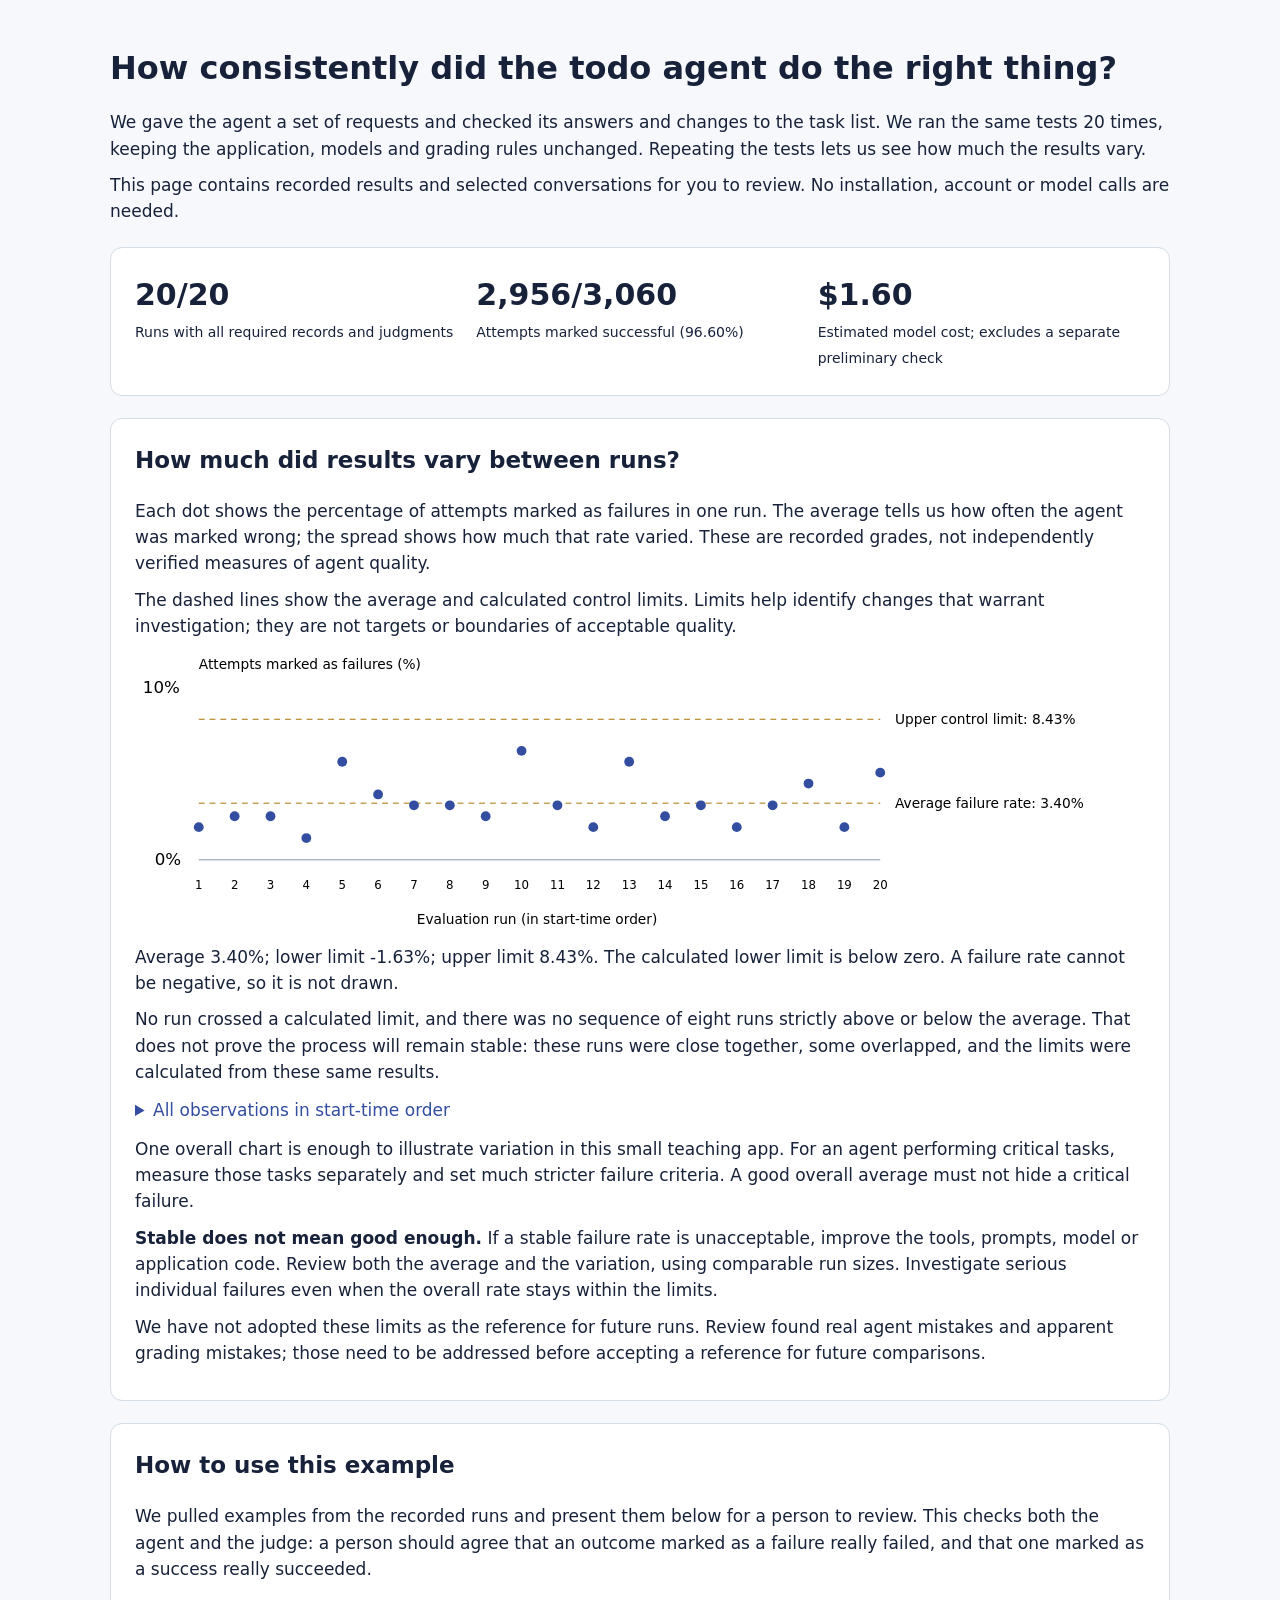
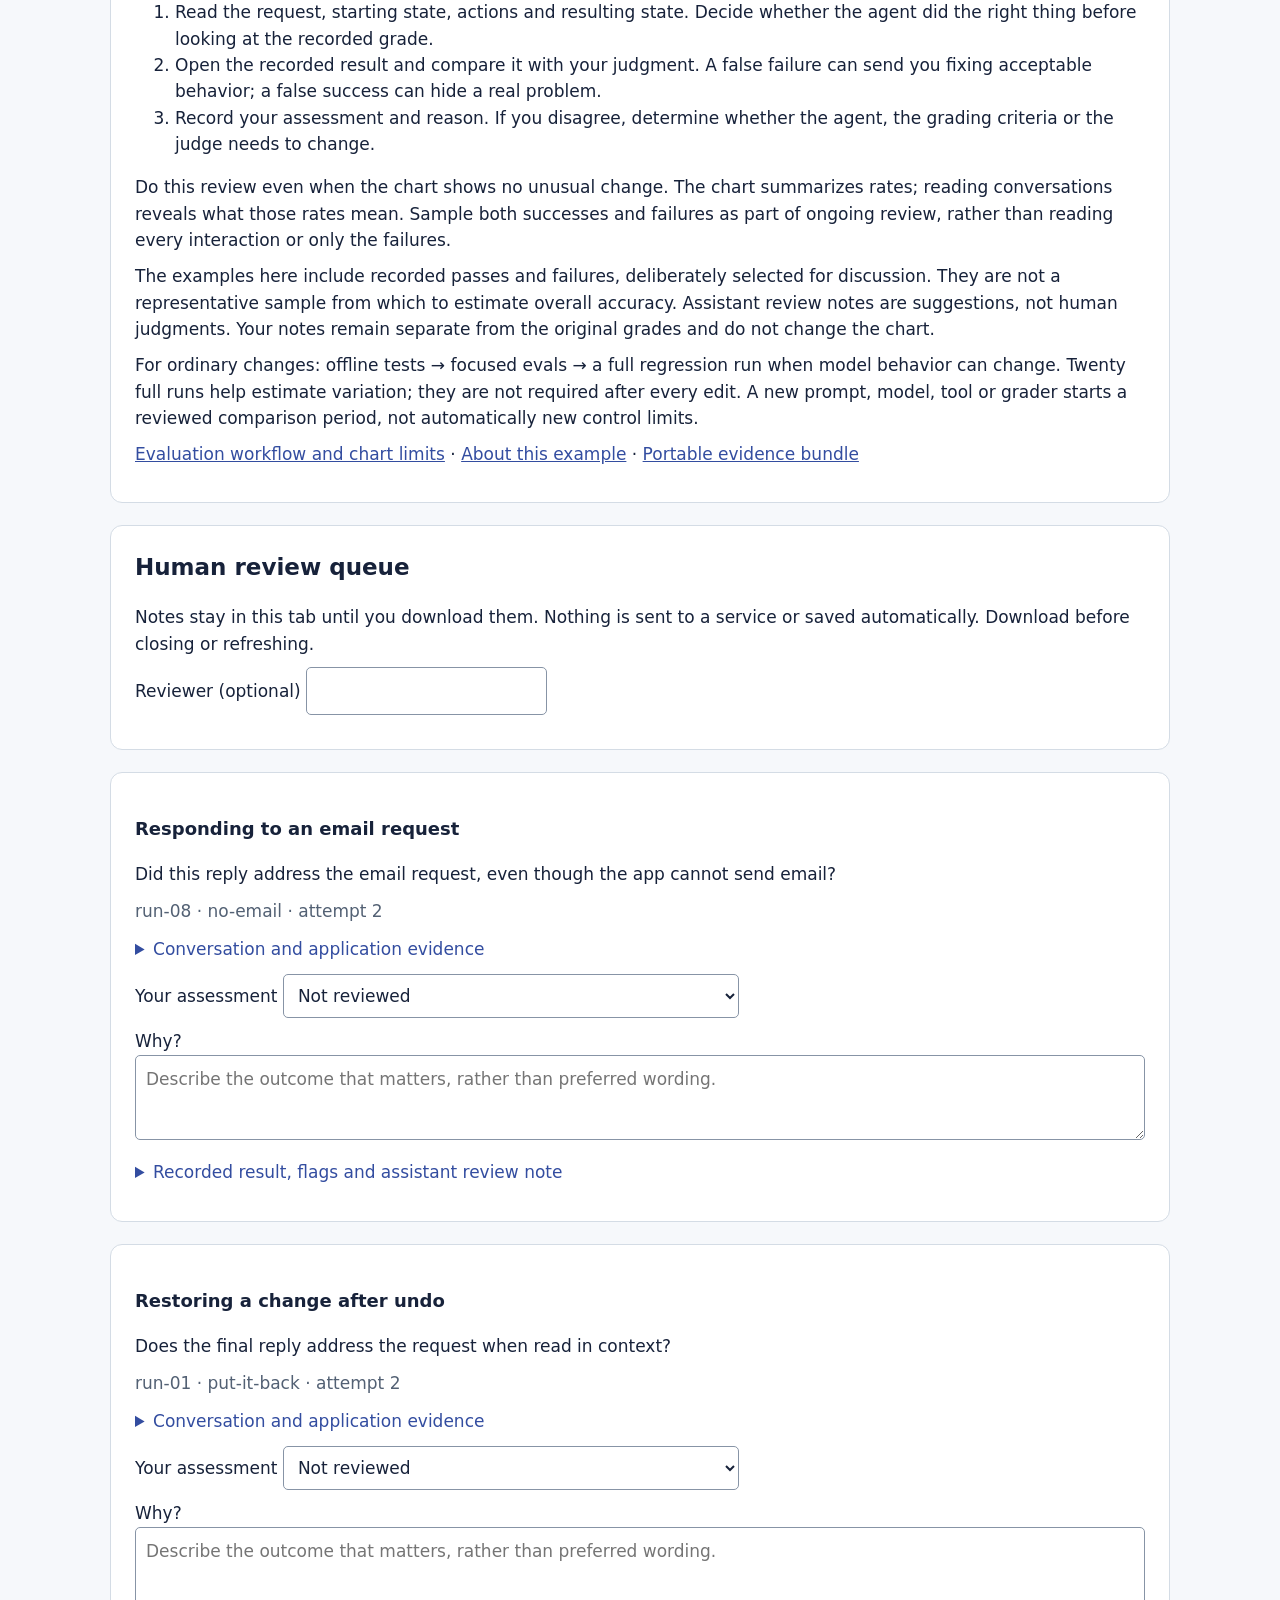
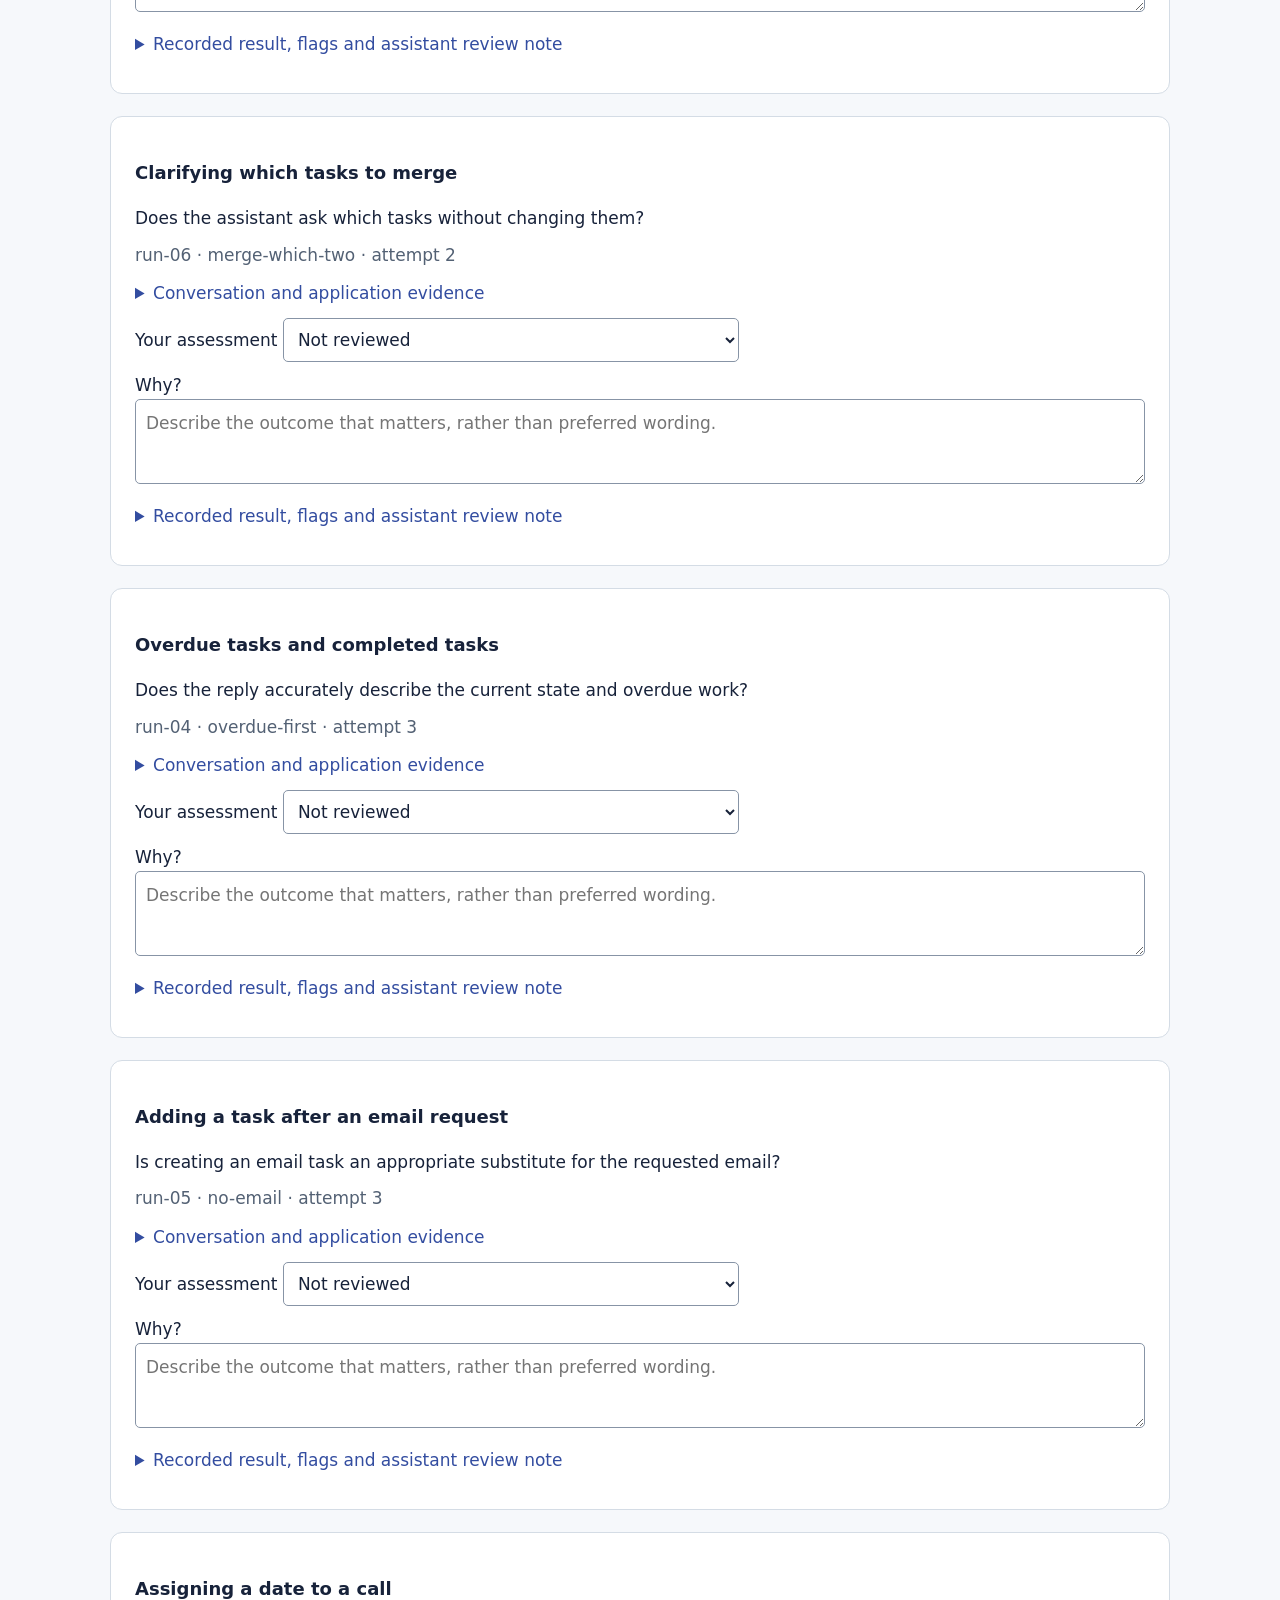
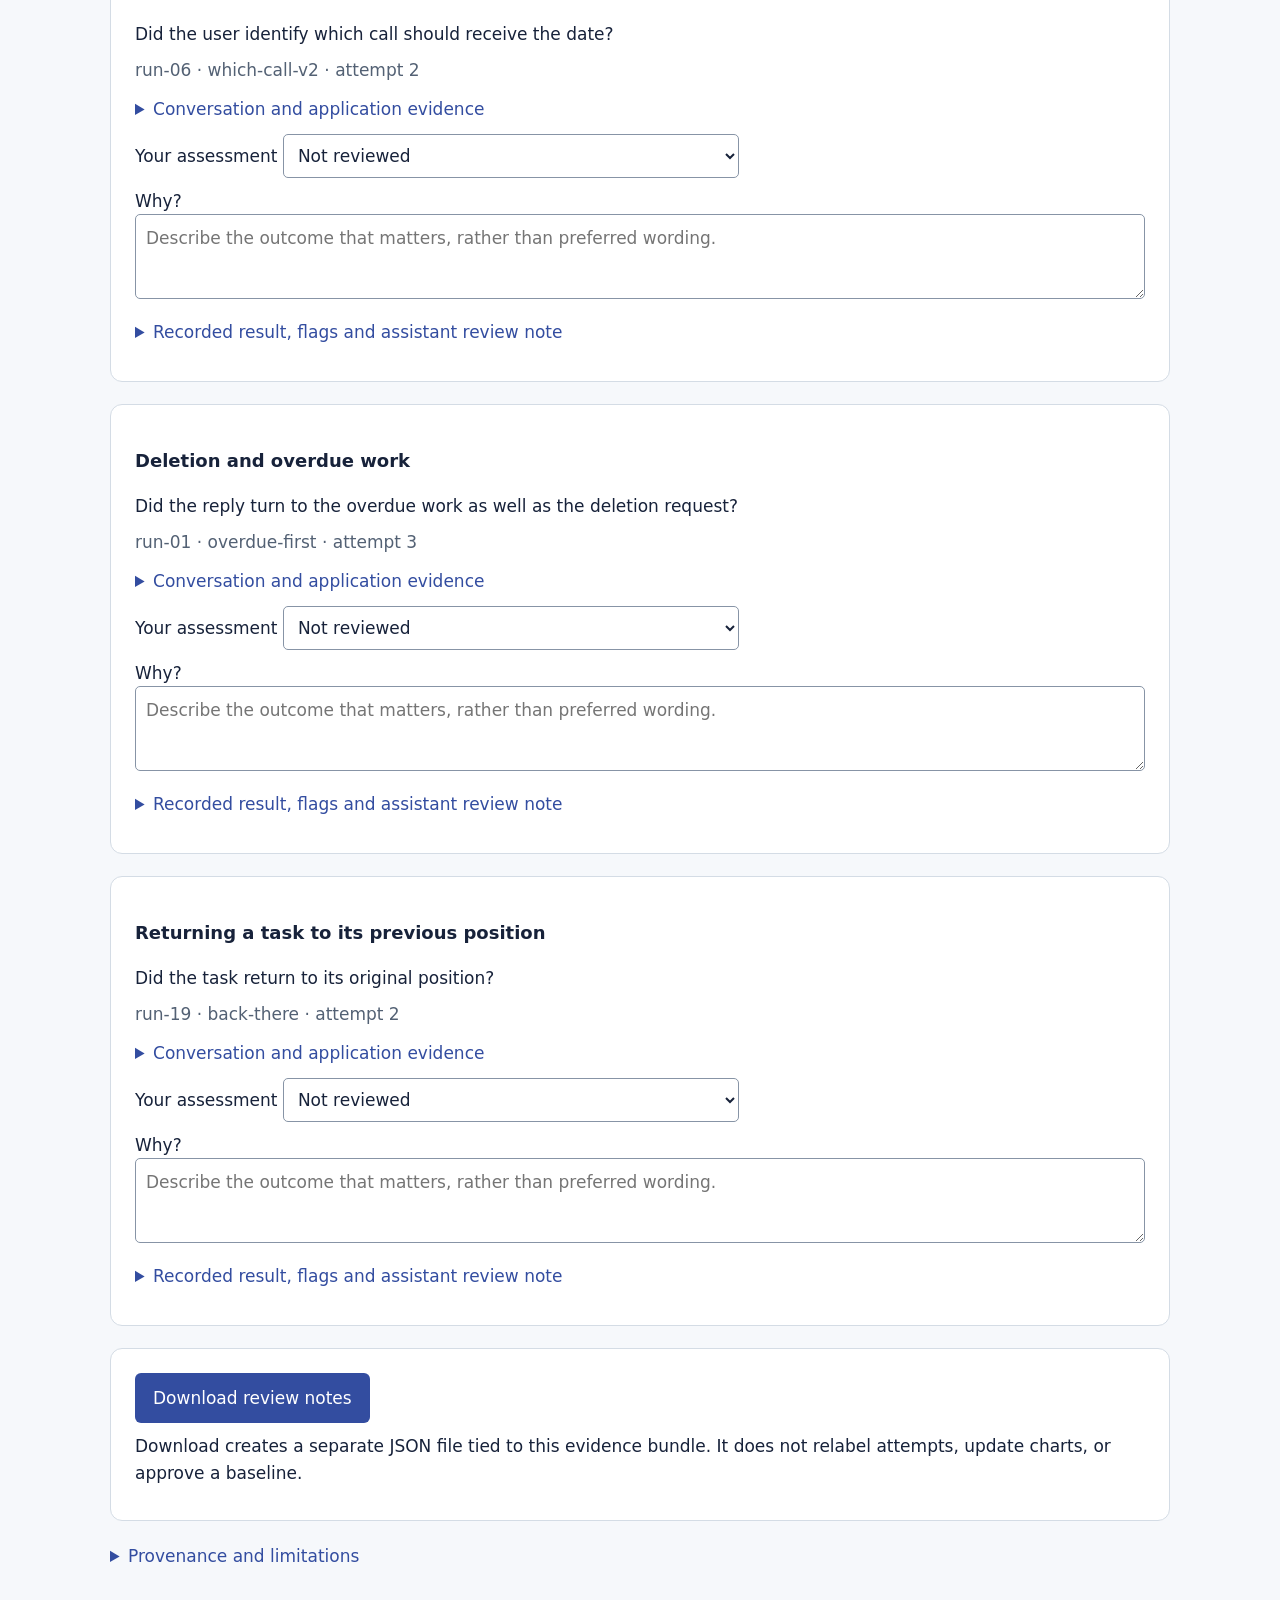
<file: examples/evaluation-review/index.html>
<!doctype html><html lang="en"><head><meta charset="utf-8"><meta name="viewport" content="width=device-width,initial-scale=1"><title>Reading the todo app’s evaluations</title><style>
:root{color-scheme:light;--ink:#17223a;--muted:#536174;--line:#d4dce5;--accent:#334da0}
*{box-sizing:border-box}body{font:17px/1.55 system-ui,sans-serif;color:var(--ink);background:#f6f8fb;margin:0;padding:28px 20px 60px}
main{max-width:1060px;margin:auto}h1{font-size:32px;line-height:1.2}h2{font-size:23px;margin-top:0}h3{font-size:18px}
p{margin:10px 0}a{color:var(--accent)}section,article{background:white;border:1px solid var(--line);border-radius:12px;padding:24px;margin:22px 0}
.notice{border-left:5px solid #aa7100;background:#fff8e8}.muted,small{color:var(--muted)}.metrics{display:grid;grid-template-columns:repeat(3,1fr);gap:14px}.metric b{display:block;font-size:30px}.metric span{font-size:14px}
svg{display:block;width:100%;height:auto}table{border-collapse:collapse;width:100%;font-size:15px}th,td{text-align:left;padding:10px;border-bottom:1px solid var(--line)}.table{overflow-x:auto}details{margin:12px 0}summary{cursor:pointer;color:var(--accent)}pre{white-space:pre-wrap;overflow-wrap:anywhere;font:14px/1.5 ui-monospace,monospace;background:#f5f7fa;padding:12px;border-radius:6px}
.turn{border-left:3px solid var(--line);padding:0 0 0 14px;margin:18px 0}.speaker{font-weight:650;font-size:14px}label{display:block;margin:10px 0}select,textarea,input,button{font:inherit;max-width:100%}select,textarea,input{padding:10px;border:1px solid #8794a6;border-radius:5px;background:white;color:var(--ink)}textarea{width:100%;min-height:85px}button{background:var(--accent);color:white;border:0;border-radius:6px;padding:12px 18px;cursor:pointer}button:focus-visible,summary:focus-visible{outline:3px solid #df9b35;outline-offset:4px}.badge{font-size:14px;font-weight:600;color:#865800}.wrap{overflow-wrap:anywhere}
@media(max-width:600px){body{padding:16px 10px}section,article{padding:16px}.metrics{grid-template-columns:1fr}h1{font-size:26px}.metric b{font-size:26px}}
</style></head><body><main>
<h1>How consistently did the todo agent do the right thing?</h1>
<p>We gave the agent a set of requests and checked its answers and changes to the task list. We ran the same tests 20 times, keeping the application, models and grading rules unchanged. Repeating the tests lets us see how much the results vary.</p>
<p>This page contains recorded results and selected conversations for you to review. No installation, account or model calls are needed.</p>

<section><div class="metrics"><div class="metric"><b>20/20</b><span>Runs with all required records and judgments</span></div><div class="metric"><b>2,956/3,060</b><span>Attempts marked successful (96.60%)</span></div><div class="metric"><b>$1.60</b><span>Estimated model cost; excludes a separate preliminary check</span></div></div></section>
<section><h2>How much did results vary between runs?</h2><p>Each dot shows the percentage of attempts marked as failures in one run. The average tells us how often the agent was marked wrong; the spread shows how much that rate varied. These are recorded grades, not independently verified measures of agent quality.</p><p>The dashed lines show the average and calculated control limits. Limits help identify changes that warrant investigation; they are not targets or boundaries of acceptable quality.</p><svg viewBox="0 0 1030 290" role="img" aria-label="Recorded failure rates by run; exact counts are in the table below"><text x="65" y="20" font-size="14">Attempts marked as failures (%)</text><text x="8" y="45">10%</text><text x="20" y="220">0%</text><line x1="65" x2="760" y1="215" y2="215" stroke="#8794a6"/><line x1="65" x2="760" y1="157.22" y2="157.22" stroke="#aa7100" stroke-dasharray="6 5"><title>Average failure rate: 3.40%</title></line><text x="775" y="162.22" font-size="14">Average failure rate: 3.40%</text><line x1="65" x2="760" y1="71.67" y2="71.67" stroke="#aa7100" stroke-dasharray="6 5"><title>Upper control limit: 8.43%</title></line><text x="775" y="76.67" font-size="14">Upper control limit: 8.43%</text><circle cx="65.00" cy="181.67" r="5" fill="#334da0"><title>Observation 1: 1.96% recorded failures</title></circle><text x="65.00" y="245" text-anchor="middle" font-size="12">1</text><circle cx="101.58" cy="170.56" r="5" fill="#334da0"><title>Observation 2: 2.61% recorded failures</title></circle><text x="101.58" y="245" text-anchor="middle" font-size="12">2</text><circle cx="138.16" cy="170.56" r="5" fill="#334da0"><title>Observation 3: 2.61% recorded failures</title></circle><text x="138.16" y="245" text-anchor="middle" font-size="12">3</text><circle cx="174.74" cy="192.78" r="5" fill="#334da0"><title>Observation 4: 1.31% recorded failures</title></circle><text x="174.74" y="245" text-anchor="middle" font-size="12">4</text><circle cx="211.32" cy="115.00" r="5" fill="#334da0"><title>Observation 5: 5.88% recorded failures</title></circle><text x="211.32" y="245" text-anchor="middle" font-size="12">5</text><circle cx="247.89" cy="148.33" r="5" fill="#334da0"><title>Observation 6: 3.92% recorded failures</title></circle><text x="247.89" y="245" text-anchor="middle" font-size="12">6</text><circle cx="284.47" cy="159.44" r="5" fill="#334da0"><title>Observation 7: 3.27% recorded failures</title></circle><text x="284.47" y="245" text-anchor="middle" font-size="12">7</text><circle cx="321.05" cy="159.44" r="5" fill="#334da0"><title>Observation 8: 3.27% recorded failures</title></circle><text x="321.05" y="245" text-anchor="middle" font-size="12">8</text><circle cx="357.63" cy="170.56" r="5" fill="#334da0"><title>Observation 9: 2.61% recorded failures</title></circle><text x="357.63" y="245" text-anchor="middle" font-size="12">9</text><circle cx="394.21" cy="103.89" r="5" fill="#334da0"><title>Observation 10: 6.54% recorded failures</title></circle><text x="394.21" y="245" text-anchor="middle" font-size="12">10</text><circle cx="430.79" cy="159.44" r="5" fill="#334da0"><title>Observation 11: 3.27% recorded failures</title></circle><text x="430.79" y="245" text-anchor="middle" font-size="12">11</text><circle cx="467.37" cy="181.67" r="5" fill="#334da0"><title>Observation 12: 1.96% recorded failures</title></circle><text x="467.37" y="245" text-anchor="middle" font-size="12">12</text><circle cx="503.95" cy="115.00" r="5" fill="#334da0"><title>Observation 13: 5.88% recorded failures</title></circle><text x="503.95" y="245" text-anchor="middle" font-size="12">13</text><circle cx="540.53" cy="170.56" r="5" fill="#334da0"><title>Observation 14: 2.61% recorded failures</title></circle><text x="540.53" y="245" text-anchor="middle" font-size="12">14</text><circle cx="577.11" cy="159.44" r="5" fill="#334da0"><title>Observation 15: 3.27% recorded failures</title></circle><text x="577.11" y="245" text-anchor="middle" font-size="12">15</text><circle cx="613.68" cy="181.67" r="5" fill="#334da0"><title>Observation 16: 1.96% recorded failures</title></circle><text x="613.68" y="245" text-anchor="middle" font-size="12">16</text><circle cx="650.26" cy="159.44" r="5" fill="#334da0"><title>Observation 17: 3.27% recorded failures</title></circle><text x="650.26" y="245" text-anchor="middle" font-size="12">17</text><circle cx="686.84" cy="137.22" r="5" fill="#334da0"><title>Observation 18: 4.58% recorded failures</title></circle><text x="686.84" y="245" text-anchor="middle" font-size="12">18</text><circle cx="723.42" cy="181.67" r="5" fill="#334da0"><title>Observation 19: 1.96% recorded failures</title></circle><text x="723.42" y="245" text-anchor="middle" font-size="12">19</text><circle cx="760.00" cy="126.11" r="5" fill="#334da0"><title>Observation 20: 5.23% recorded failures</title></circle><text x="760.00" y="245" text-anchor="middle" font-size="12">20</text><text x="410" y="280" text-anchor="middle" font-size="14">Evaluation run (in start-time order)</text></svg><p>Average 3.40%; lower limit -1.63%; upper limit 8.43%. The calculated lower limit is below zero. A failure rate cannot be negative, so it is not drawn.</p>
<p>No run crossed a calculated limit, and there was no sequence of eight runs strictly above or below the average. That does not prove the process will remain stable: these runs were close together, some overlapped, and the limits were calculated from these same results.</p><details><summary>All observations in start-time order</summary><div class="table"><table><thead><tr><th>Order</th><th>Run</th><th>Passes</th><th>Failures</th><th>Evidence</th></tr></thead><tbody><tr><td>1</td><td>run-01</td><td>150/153</td><td>3</td><td>Complete</td></tr><tr><td>2</td><td>run-05</td><td>149/153</td><td>4</td><td>Complete</td></tr><tr><td>3</td><td>run-02</td><td>149/153</td><td>4</td><td>Complete</td></tr><tr><td>4</td><td>run-03</td><td>151/153</td><td>2</td><td>Complete</td></tr><tr><td>5</td><td>run-04</td><td>144/153</td><td>9</td><td>Complete</td></tr><tr><td>6</td><td>run-06</td><td>147/153</td><td>6</td><td>Complete</td></tr><tr><td>7</td><td>run-07</td><td>148/153</td><td>5</td><td>Complete</td></tr><tr><td>8</td><td>run-08</td><td>148/153</td><td>5</td><td>Complete</td></tr><tr><td>9</td><td>run-09</td><td>149/153</td><td>4</td><td>Complete</td></tr><tr><td>10</td><td>run-10</td><td>143/153</td><td>10</td><td>Complete</td></tr><tr><td>11</td><td>run-11</td><td>148/153</td><td>5</td><td>Complete</td></tr><tr><td>12</td><td>run-12</td><td>150/153</td><td>3</td><td>Complete</td></tr><tr><td>13</td><td>run-13</td><td>144/153</td><td>9</td><td>Complete</td></tr><tr><td>14</td><td>run-14</td><td>149/153</td><td>4</td><td>Complete</td></tr><tr><td>15</td><td>run-15</td><td>148/153</td><td>5</td><td>Complete</td></tr><tr><td>16</td><td>run-16</td><td>150/153</td><td>3</td><td>Complete</td></tr><tr><td>17</td><td>run-17</td><td>148/153</td><td>5</td><td>Complete</td></tr><tr><td>18</td><td>run-18</td><td>146/153</td><td>7</td><td>Complete</td></tr><tr><td>19</td><td>run-19</td><td>150/153</td><td>3</td><td>Complete</td></tr><tr><td>20</td><td>run-20</td><td>145/153</td><td>8</td><td>Complete</td></tr></tbody></table></div></details>
<p>One overall chart is enough to illustrate variation in this small teaching app. For an agent performing critical tasks, measure those tasks separately and set much stricter failure criteria. A good overall average must not hide a critical failure.</p><p><strong>Stable does not mean good enough.</strong> If a stable failure rate is unacceptable, improve the tools, prompts, model or application code. Review both the average and the variation, using comparable run sizes. Investigate serious individual failures even when the overall rate stays within the limits.</p><p>We have not adopted these limits as the reference for future runs. Review found real agent mistakes and apparent grading mistakes; those need to be addressed before accepting a reference for future comparisons.</p></section>
<section><h2>How to use this example</h2>
<p>We pulled examples from the recorded runs and present them below for a person to review. This checks both the agent and the judge: a person should agree that an outcome marked as a failure really failed, and that one marked as a success really succeeded.</p>
<ol><li>Read the request, starting state, actions and resulting state. Decide whether the agent did the right thing before looking at the recorded grade.</li><li>Open the recorded result and compare it with your judgment. A false failure can send you fixing acceptable behavior; a false success can hide a real problem.</li><li>Record your assessment and reason. If you disagree, determine whether the agent, the grading criteria or the judge needs to change.</li></ol>
<p>Do this review even when the chart shows no unusual change. The chart summarizes rates; reading conversations reveals what those rates mean. Sample both successes and failures as part of ongoing review, rather than reading every interaction or only the failures.</p>
<p>The examples here include recorded passes and failures, deliberately selected for discussion. They are not a representative sample from which to estimate overall accuracy. Assistant review notes are suggestions, not human judgments. Your notes remain separate from the original grades and do not change the chart.</p>
<p>For ordinary changes: offline tests → focused evals → a full regression run when model behavior can change. Twenty full runs help estimate variation; they are not required after every edit. A new prompt, model, tool or grader starts a reviewed comparison period, not automatically new control limits.</p>
<p><a href="../../docs/guides/evaluation-results.md">Evaluation workflow and chart limits</a> · <a href="README.md#what-this-example-measures">About this example</a> · <a href="collection.json">Portable evidence bundle</a></p></section>
<section><h2>Human review queue</h2><p>Notes stay in this tab until you download them. Nothing is sent to a service or saved automatically. Download before closing or refreshing.</p><label>Reviewer (optional) <input id="reviewer" autocomplete="off"></label><noscript><p>JavaScript is disabled. The evidence is readable, but downloading structured notes requires JavaScript.</p></noscript></section>
<article class="review-item" data-id="run-08:no-email:2"><h3>Responding to an email request</h3>
<p>Did this reply address the email request, even though the app cannot send email?</p><p class="muted">run-08 · no-email · attempt 2</p>
<details><summary>Conversation and application evidence</summary><p>Case expectation: the list unchanged; the reply says the app cannot send email</p>
<details><summary>Initial state</summary><pre>{
  &quot;todos&quot;: [
    {
      &quot;id&quot;: 1,
      &quot;title&quot;: &quot;Buy milk&quot;,
      &quot;done&quot;: false,
      &quot;due&quot;: null
    },
    {
      &quot;id&quot;: 2,
      &quot;title&quot;: &quot;Call mom&quot;,
      &quot;done&quot;: false,
      &quot;due&quot;: null
    }
  ],
  &quot;waiting_for_approval&quot;: [],
  &quot;screen_shows&quot;: &quot;all&quot;,
  &quot;pointed_at&quot;: null,
  &quot;pointed_on&quot;: null,
  &quot;visible&quot;: [
    &quot;Buy milk&quot;,
    &quot;Call mom&quot;
  ]
}</pre></details><div class="turn"><div class="speaker">Person</div><p>Email me this list</p><div class="speaker">Assistant</div><p style="white-space:pre-wrap">I can’t send email from here. Your list is:

- Buy milk
- Call mom</p><details><summary>Actions and resulting state</summary><pre>{
  &quot;tools&quot;: [
    {
      &quot;tool&quot;: &quot;list_todos&quot;,
      &quot;args&quot;: &quot;&quot;,
      &quot;given&quot;: true,
      &quot;result&quot;: {
        &quot;todos&quot;: [
          {
            &quot;id&quot;: 1,
            &quot;title&quot;: &quot;Buy milk&quot;,
            &quot;done&quot;: false,
            &quot;due&quot;: null
          },
          {
            &quot;id&quot;: 2,
            &quot;title&quot;: &quot;Call mom&quot;,
            &quot;done&quot;: false,
            &quot;due&quot;: null
          }
        ],
        &quot;waiting_for_approval&quot;: [],
        &quot;screen_shows&quot;: &quot;all&quot;,
        &quot;visible_todo_ids&quot;: [
          1,
          2
        ]
      }
    },
    {
      &quot;tool&quot;: &quot;list_todos&quot;,
      &quot;args&quot;: &quot;{}&quot;,
      &quot;result&quot;: {
        &quot;todos&quot;: [
          {
            &quot;id&quot;: 1,
            &quot;title&quot;: &quot;Buy milk&quot;,
            &quot;done&quot;: false,
            &quot;due&quot;: null
          },
          {
            &quot;id&quot;: 2,
            &quot;title&quot;: &quot;Call mom&quot;,
            &quot;done&quot;: false,
            &quot;due&quot;: null
          }
        ],
        &quot;waiting_for_approval&quot;: [],
        &quot;screen_shows&quot;: &quot;all&quot;,
        &quot;visible_todo_ids&quot;: [
          1,
          2
        ]
      }
    }
  ],
  &quot;list_after&quot;: {
    &quot;todos&quot;: [
      {
        &quot;id&quot;: 1,
        &quot;title&quot;: &quot;Buy milk&quot;,
        &quot;done&quot;: false,
        &quot;due&quot;: null
      },
      {
        &quot;id&quot;: 2,
        &quot;title&quot;: &quot;Call mom&quot;,
        &quot;done&quot;: false,
        &quot;due&quot;: null
      }
    ],
    &quot;waiting_for_approval&quot;: [],
    &quot;screen_shows&quot;: &quot;all&quot;,
    &quot;pointed_at&quot;: null,
    &quot;pointed_on&quot;: null,
    &quot;visible&quot;: [
      &quot;Buy milk&quot;,
      &quot;Call mom&quot;
    ]
  }
}</pre></details></div></details>
<label>Your assessment <select class="assessment"><option value="unreviewed">Not reviewed</option><option value="agree_pass">Agree: this is a successful outcome</option><option value="agree_fail">Agree: this is a failure</option><option value="grader_concern">Grader concern: response appears adequate</option><option value="application_concern">Application concern: response or action is wrong</option><option value="mixed">Both application and grading concerns</option><option value="uncertain">Needs discussion / insufficient evidence</option></select></label>
<label>Why? <textarea class="note" placeholder="Describe the outcome that matters, rather than preferred wording."></textarea></label>
<details><summary>Recorded result, flags and assistant review note</summary><p>Recorded result: Pass.</p><pre>{
  &quot;answers_every_part&quot;: {
    &quot;passed&quot;: false,
    &quot;reason&quot;: &quot;Email me this list&quot;
  }
}</pre><p>The reply explicitly declines email and supplies the list. Completeness and task completion are different checks.</p><p class="muted">This note is a proposed interpretation, not a human label.</p></details></article><article class="review-item" data-id="run-01:put-it-back:2"><h3>Restoring a change after undo</h3>
<p>Does the final reply address the request when read in context?</p><p class="muted">run-01 · put-it-back · attempt 2</p>
<details><summary>Conversation and application evidence</summary><p>Case expectation: &quot;Get two bouncy castles&quot; back as the merge left it (&quot;Get a second bouncy castle&quot; waiting to be deleted if the merge asked for that)</p>
<details><summary>Initial state</summary><pre>{
  &quot;todos&quot;: [
    {
      &quot;id&quot;: 1,
      &quot;title&quot;: &quot;Call mom&quot;,
      &quot;done&quot;: false,
      &quot;due&quot;: null
    },
    {
      &quot;id&quot;: 2,
      &quot;title&quot;: &quot;Get a bouncy castle&quot;,
      &quot;done&quot;: false,
      &quot;due&quot;: null
    },
    {
      &quot;id&quot;: 3,
      &quot;title&quot;: &quot;Get a second bouncy castle&quot;,
      &quot;done&quot;: false,
      &quot;due&quot;: null
    }
  ],
  &quot;waiting_for_approval&quot;: [],
  &quot;screen_shows&quot;: &quot;all&quot;,
  &quot;pointed_at&quot;: null,
  &quot;pointed_on&quot;: null,
  &quot;visible&quot;: [
    &quot;Call mom&quot;,
    &quot;Get a bouncy castle&quot;,
    &quot;Get a second bouncy castle&quot;
  ]
}</pre></details><div class="turn"><div class="speaker">Person</div><p>You can have the bouncy castles as one item</p><div class="speaker">Assistant</div><p style="white-space:pre-wrap">Merged “Get a bouncy castle” and “Get a second bouncy castle” into “Get two bouncy castles.” Asked to delete “Get a second bouncy castle.” It stays on the list until you click Approve in the app.</p><details><summary>Actions and resulting state</summary><pre>{
  &quot;tools&quot;: [
    {
      &quot;tool&quot;: &quot;list_todos&quot;,
      &quot;args&quot;: &quot;&quot;,
      &quot;given&quot;: true,
      &quot;result&quot;: {
        &quot;todos&quot;: [
          {
            &quot;id&quot;: 1,
            &quot;title&quot;: &quot;Call mom&quot;,
            &quot;done&quot;: false,
            &quot;due&quot;: null
          },
          {
            &quot;id&quot;: 2,
            &quot;title&quot;: &quot;Get a bouncy castle&quot;,
            &quot;done&quot;: false,
            &quot;due&quot;: null
          },
          {
            &quot;id&quot;: 3,
            &quot;title&quot;: &quot;Get a second bouncy castle&quot;,
            &quot;done&quot;: false,
            &quot;due&quot;: null
          }
        ],
        &quot;waiting_for_approval&quot;: [],
        &quot;screen_shows&quot;: &quot;all&quot;,
        &quot;visible_todo_ids&quot;: [
          1,
          2,
          3
        ]
      }
    },
    {
      &quot;tool&quot;: &quot;merge_todos&quot;,
      &quot;args&quot;: &quot;{\&quot;ids\&quot;:[2,3],\&quot;title\&quot;:\&quot;Get two bouncy castles\&quot;}&quot;,
      &quot;result&quot;: {
        &quot;merged&quot;: {
          &quot;id&quot;: 2,
          &quot;title&quot;: &quot;Get two bouncy castles&quot;,
          &quot;done&quot;: false,
          &quot;due&quot;: null
        },
        &quot;waiting_for_approval&quot;: [
          {
            &quot;id&quot;: 1,
            &quot;todo_id&quot;: 3,
            &quot;title&quot;: &quot;Get a second bouncy castle&quot;
          }
        ],
        &quot;receipt&quot;: &quot;Merged “Get a bouncy castle” and “Get a second bouncy castle” into “Get two bouncy castles.” Asked to delete “Get a second bouncy castle.” It stays on the list until you click Approve in the app.&quot;,
        &quot;note&quot;: &quot;Say the receipt word for word in your reply; write anything else around it.&quot;
      }
    }
  ],
  &quot;list_after&quot;: {
    &quot;todos&quot;: [
      {
        &quot;id&quot;: 1,
        &quot;title&quot;: &quot;Call mom&quot;,
        &quot;done&quot;: false,
        &quot;due&quot;: null
      },
      {
        &quot;id&quot;: 2,
        &quot;title&quot;: &quot;Get two bouncy castles&quot;,
        &quot;done&quot;: false,
        &quot;due&quot;: null
      },
      {
        &quot;id&quot;: 3,
        &quot;title&quot;: &quot;Get a second bouncy castle&quot;,
        &quot;done&quot;: false,
        &quot;due&quot;: null
      }
    ],
    &quot;waiting_for_approval&quot;: [
      {
        &quot;id&quot;: 1,
        &quot;todo_id&quot;: 3,
        &quot;title&quot;: &quot;Get a second bouncy castle&quot;
      }
    ],
    &quot;screen_shows&quot;: &quot;all&quot;,
    &quot;pointed_at&quot;: null,
    &quot;pointed_on&quot;: null,
    &quot;visible&quot;: [
      &quot;Call mom&quot;,
      &quot;Get two bouncy castles&quot;,
      &quot;Get a second bouncy castle&quot;
    ]
  }
}</pre></details></div><div class="turn"><div class="speaker">Person</div><p>Undo that</p><div class="speaker">Assistant</div><p style="white-space:pre-wrap">Undid that: “Get two bouncy castles” says “Get a bouncy castle” again; withdrew the request to delete “Get a second bouncy castle.”</p><details><summary>Actions and resulting state</summary><pre>{
  &quot;tools&quot;: [
    {
      &quot;tool&quot;: &quot;list_todos&quot;,
      &quot;args&quot;: &quot;&quot;,
      &quot;given&quot;: true,
      &quot;result&quot;: {
        &quot;todos&quot;: [
          {
            &quot;id&quot;: 1,
            &quot;title&quot;: &quot;Call mom&quot;,
            &quot;done&quot;: false,
            &quot;due&quot;: null
          },
          {
            &quot;id&quot;: 2,
            &quot;title&quot;: &quot;Get two bouncy castles&quot;,
            &quot;done&quot;: false,
            &quot;due&quot;: null
          },
          {
            &quot;id&quot;: 3,
            &quot;title&quot;: &quot;Get a second bouncy castle&quot;,
            &quot;done&quot;: false,
            &quot;due&quot;: null
          }
        ],
        &quot;waiting_for_approval&quot;: [
          {
            &quot;id&quot;: 1,
            &quot;todo_id&quot;: 3,
            &quot;title&quot;: &quot;Get a second bouncy castle&quot;
          }
        ],
        &quot;screen_shows&quot;: &quot;all&quot;,
        &quot;visible_todo_ids&quot;: [
          1,
          2,
          3
        ]
      }
    },
    {
      &quot;tool&quot;: &quot;undo&quot;,
      &quot;args&quot;: &quot;{}&quot;,
      &quot;result&quot;: {
        &quot;undid&quot;: &quot;agent&quot;,
        &quot;receipt&quot;: &quot;Undid that: “Get two bouncy castles” says “Get a bouncy castle” again; withdrew the request to delete “Get a second bouncy castle.”&quot;,
        &quot;note&quot;: &quot;Say the receipt word for word in your reply; write anything else around it.&quot;
      }
    }
  ],
  &quot;list_after&quot;: {
    &quot;todos&quot;: [
      {
        &quot;id&quot;: 1,
        &quot;title&quot;: &quot;Call mom&quot;,
        &quot;done&quot;: false,
        &quot;due&quot;: null
      },
      {
        &quot;id&quot;: 2,
        &quot;title&quot;: &quot;Get a bouncy castle&quot;,
        &quot;done&quot;: false,
        &quot;due&quot;: null
      },
      {
        &quot;id&quot;: 3,
        &quot;title&quot;: &quot;Get a second bouncy castle&quot;,
        &quot;done&quot;: false,
        &quot;due&quot;: null
      }
    ],
    &quot;waiting_for_approval&quot;: [],
    &quot;screen_shows&quot;: &quot;all&quot;,
    &quot;pointed_at&quot;: null,
    &quot;pointed_on&quot;: null,
    &quot;visible&quot;: [
      &quot;Call mom&quot;,
      &quot;Get a bouncy castle&quot;,
      &quot;Get a second bouncy castle&quot;
    ]
  }
}</pre></details></div><div class="turn"><div class="speaker">Person</div><p>Actually, put it back</p><div class="speaker">Assistant</div><p style="white-space:pre-wrap">Merged “Get a bouncy castle” and “Get a second bouncy castle” into “Get two bouncy castles.” Asked to delete “Get a second bouncy castle.” It stays on the list until you click Approve in the app.</p><details><summary>Actions and resulting state</summary><pre>{
  &quot;tools&quot;: [
    {
      &quot;tool&quot;: &quot;list_todos&quot;,
      &quot;args&quot;: &quot;&quot;,
      &quot;given&quot;: true,
      &quot;result&quot;: {
        &quot;todos&quot;: [
          {
            &quot;id&quot;: 1,
            &quot;title&quot;: &quot;Call mom&quot;,
            &quot;done&quot;: false,
            &quot;due&quot;: null
          },
          {
            &quot;id&quot;: 2,
            &quot;title&quot;: &quot;Get a bouncy castle&quot;,
            &quot;done&quot;: false,
            &quot;due&quot;: null
          },
          {
            &quot;id&quot;: 3,
            &quot;title&quot;: &quot;Get a second bouncy castle&quot;,
            &quot;done&quot;: false,
            &quot;due&quot;: null
          }
        ],
        &quot;waiting_for_approval&quot;: [],
        &quot;screen_shows&quot;: &quot;all&quot;,
        &quot;visible_todo_ids&quot;: [
          1,
          2,
          3
        ]
      }
    },
    {
      &quot;tool&quot;: &quot;merge_todos&quot;,
      &quot;args&quot;: &quot;{\&quot;ids\&quot;:[2,3],\&quot;title\&quot;:\&quot;Get two bouncy castles\&quot;}&quot;,
      &quot;result&quot;: {
        &quot;merged&quot;: {
          &quot;id&quot;: 2,
          &quot;title&quot;: &quot;Get two bouncy castles&quot;,
          &quot;done&quot;: false,
          &quot;due&quot;: null
        },
        &quot;waiting_for_approval&quot;: [
          {
            &quot;id&quot;: 2,
            &quot;todo_id&quot;: 3,
            &quot;title&quot;: &quot;Get a second bouncy castle&quot;
          }
        ],
        &quot;receipt&quot;: &quot;Merged “Get a bouncy castle” and “Get a second bouncy castle” into “Get two bouncy castles.” Asked to delete “Get a second bouncy castle.” It stays on the list until you click Approve in the app.&quot;,
        &quot;note&quot;: &quot;Say the receipt word for word in your reply; write anything else around it.&quot;
      }
    }
  ],
  &quot;list_after&quot;: {
    &quot;todos&quot;: [
      {
        &quot;id&quot;: 1,
        &quot;title&quot;: &quot;Call mom&quot;,
        &quot;done&quot;: false,
        &quot;due&quot;: null
      },
      {
        &quot;id&quot;: 2,
        &quot;title&quot;: &quot;Get two bouncy castles&quot;,
        &quot;done&quot;: false,
        &quot;due&quot;: null
      },
      {
        &quot;id&quot;: 3,
        &quot;title&quot;: &quot;Get a second bouncy castle&quot;,
        &quot;done&quot;: false,
        &quot;due&quot;: null
      }
    ],
    &quot;waiting_for_approval&quot;: [
      {
        &quot;id&quot;: 2,
        &quot;todo_id&quot;: 3,
        &quot;title&quot;: &quot;Get a second bouncy castle&quot;
      }
    ],
    &quot;screen_shows&quot;: &quot;all&quot;,
    &quot;pointed_at&quot;: null,
    &quot;pointed_on&quot;: null,
    &quot;visible&quot;: [
      &quot;Call mom&quot;,
      &quot;Get two bouncy castles&quot;,
      &quot;Get a second bouncy castle&quot;
    ]
  }
}</pre></details></div></details>
<label>Your assessment <select class="assessment"><option value="unreviewed">Not reviewed</option><option value="agree_pass">Agree: this is a successful outcome</option><option value="agree_fail">Agree: this is a failure</option><option value="grader_concern">Grader concern: response appears adequate</option><option value="application_concern">Application concern: response or action is wrong</option><option value="mixed">Both application and grading concerns</option><option value="uncertain">Needs discussion / insufficient evidence</option></select></label>
<label>Why? <textarea class="note" placeholder="Describe the outcome that matters, rather than preferred wording."></textarea></label>
<details><summary>Recorded result, flags and assistant review note</summary><p>Recorded result: Pass.</p><pre>{
  &quot;answers_every_part&quot;: {
    &quot;passed&quot;: false,
    &quot;reason&quot;: &quot;Actually, put it back&quot;
  }
}</pre><p>The merge is restored after undo. The old completeness judge did not receive earlier turns.</p><p class="muted">This note is a proposed interpretation, not a human label.</p></details></article><article class="review-item" data-id="run-06:merge-which-two:2"><h3>Clarifying which tasks to merge</h3>
<p>Does the assistant ask which tasks without changing them?</p><p class="muted">run-06 · merge-which-two · attempt 2</p>
<details><summary>Conversation and application evidence</summary><p>Case expectation: the list unchanged, nothing waiting for approval, and a reply that asks which todos to merge</p>
<details><summary>Initial state</summary><pre>{
  &quot;todos&quot;: [
    {
      &quot;id&quot;: 1,
      &quot;title&quot;: &quot;Call mom&quot;,
      &quot;done&quot;: false,
      &quot;due&quot;: null
    },
    {
      &quot;id&quot;: 2,
      &quot;title&quot;: &quot;Call the plumber&quot;,
      &quot;done&quot;: false,
      &quot;due&quot;: null
    },
    {
      &quot;id&quot;: 3,
      &quot;title&quot;: &quot;Get a bouncy castle&quot;,
      &quot;done&quot;: false,
      &quot;due&quot;: null
    },
    {
      &quot;id&quot;: 4,
      &quot;title&quot;: &quot;Get a second bouncy castle&quot;,
      &quot;done&quot;: false,
      &quot;due&quot;: null
    },
    {
      &quot;id&quot;: 5,
      &quot;title&quot;: &quot;Fix the fence&quot;,
      &quot;done&quot;: false,
      &quot;due&quot;: null
    }
  ],
  &quot;waiting_for_approval&quot;: [],
  &quot;screen_shows&quot;: &quot;all&quot;,
  &quot;pointed_at&quot;: null,
  &quot;pointed_on&quot;: null,
  &quot;visible&quot;: [
    &quot;Call mom&quot;,
    &quot;Call the plumber&quot;,
    &quot;Get a bouncy castle&quot;,
    &quot;Get a second bouncy castle&quot;,
    &quot;Fix the fence&quot;
  ]
}</pre></details><div class="turn"><div class="speaker">Person</div><p>How do I merge two items together?</p><div class="speaker">Assistant</div><p style="white-space:pre-wrap">You can’t merge todos directly on the screen. Tell me which two you want combined, and I can merge them. I’ve highlighted the todo text rows in case you want to edit wording yourself.</p><details><summary>Actions and resulting state</summary><pre>{
  &quot;tools&quot;: [
    {
      &quot;tool&quot;: &quot;list_todos&quot;,
      &quot;args&quot;: &quot;&quot;,
      &quot;given&quot;: true,
      &quot;result&quot;: {
        &quot;todos&quot;: [
          {
            &quot;id&quot;: 1,
            &quot;title&quot;: &quot;Call mom&quot;,
            &quot;done&quot;: false,
            &quot;due&quot;: null
          },
          {
            &quot;id&quot;: 2,
            &quot;title&quot;: &quot;Call the plumber&quot;,
            &quot;done&quot;: false,
            &quot;due&quot;: null
          },
          {
            &quot;id&quot;: 3,
            &quot;title&quot;: &quot;Get a bouncy castle&quot;,
            &quot;done&quot;: false,
            &quot;due&quot;: null
          },
          {
            &quot;id&quot;: 4,
            &quot;title&quot;: &quot;Get a second bouncy castle&quot;,
            &quot;done&quot;: false,
            &quot;due&quot;: null
          },
          {
            &quot;id&quot;: 5,
            &quot;title&quot;: &quot;Fix the fence&quot;,
            &quot;done&quot;: false,
            &quot;due&quot;: null
          }
        ],
        &quot;waiting_for_approval&quot;: [],
        &quot;screen_shows&quot;: &quot;all&quot;,
        &quot;visible_todo_ids&quot;: [
          1,
          2,
          3,
          4,
          5
        ]
      }
    },
    {
      &quot;tool&quot;: &quot;point_at&quot;,
      &quot;args&quot;: &quot;{\&quot;control\&quot;:\&quot;todo-text\&quot;,\&quot;todo_id\&quot;:null}&quot;,
      &quot;result&quot;: {
        &quot;highlighted&quot;: &quot;todo-text&quot;,
        &quot;note&quot;: &quot;It is highlighted on the user&#x27;s screen now; say so, rather than offering to.&quot;,
        &quot;lit_on&quot;: &quot;every todo&quot;
      }
    }
  ],
  &quot;list_after&quot;: {
    &quot;todos&quot;: [
      {
        &quot;id&quot;: 1,
        &quot;title&quot;: &quot;Call mom&quot;,
        &quot;done&quot;: false,
        &quot;due&quot;: null
      },
      {
        &quot;id&quot;: 2,
        &quot;title&quot;: &quot;Call the plumber&quot;,
        &quot;done&quot;: false,
        &quot;due&quot;: null
      },
      {
        &quot;id&quot;: 3,
        &quot;title&quot;: &quot;Get a bouncy castle&quot;,
        &quot;done&quot;: false,
        &quot;due&quot;: null
      },
      {
        &quot;id&quot;: 4,
        &quot;title&quot;: &quot;Get a second bouncy castle&quot;,
        &quot;done&quot;: false,
        &quot;due&quot;: null
      },
      {
        &quot;id&quot;: 5,
        &quot;title&quot;: &quot;Fix the fence&quot;,
        &quot;done&quot;: false,
        &quot;due&quot;: null
      }
    ],
    &quot;waiting_for_approval&quot;: [],
    &quot;screen_shows&quot;: &quot;all&quot;,
    &quot;pointed_at&quot;: &quot;todo-text&quot;,
    &quot;pointed_on&quot;: null,
    &quot;visible&quot;: [
      &quot;Call mom&quot;,
      &quot;Call the plumber&quot;,
      &quot;Get a bouncy castle&quot;,
      &quot;Get a second bouncy castle&quot;,
      &quot;Fix the fence&quot;
    ]
  }
}</pre></details></div><div class="turn"><div class="speaker">Person</div><p>Can you do it for me?</p><div class="speaker">Assistant</div><p style="white-space:pre-wrap">Which two items would you like me to merge? There are several possible pairs—for example, “Get a bouncy castle” and “Get a second bouncy castle.”</p><details><summary>Actions and resulting state</summary><pre>{
  &quot;tools&quot;: [
    {
      &quot;tool&quot;: &quot;list_todos&quot;,
      &quot;args&quot;: &quot;&quot;,
      &quot;given&quot;: true,
      &quot;result&quot;: {
        &quot;todos&quot;: [
          {
            &quot;id&quot;: 1,
            &quot;title&quot;: &quot;Call mom&quot;,
            &quot;done&quot;: false,
            &quot;due&quot;: null
          },
          {
            &quot;id&quot;: 2,
            &quot;title&quot;: &quot;Call the plumber&quot;,
            &quot;done&quot;: false,
            &quot;due&quot;: null
          },
          {
            &quot;id&quot;: 3,
            &quot;title&quot;: &quot;Get a bouncy castle&quot;,
            &quot;done&quot;: false,
            &quot;due&quot;: null
          },
          {
            &quot;id&quot;: 4,
            &quot;title&quot;: &quot;Get a second bouncy castle&quot;,
            &quot;done&quot;: false,
            &quot;due&quot;: null
          },
          {
            &quot;id&quot;: 5,
            &quot;title&quot;: &quot;Fix the fence&quot;,
            &quot;done&quot;: false,
            &quot;due&quot;: null
          }
        ],
        &quot;waiting_for_approval&quot;: [],
        &quot;screen_shows&quot;: &quot;all&quot;,
        &quot;visible_todo_ids&quot;: [
          1,
          2,
          3,
          4,
          5
        ]
      }
    },
    {
      &quot;tool&quot;: &quot;list_todos&quot;,
      &quot;args&quot;: &quot;{}&quot;,
      &quot;result&quot;: {
        &quot;todos&quot;: [
          {
            &quot;id&quot;: 1,
            &quot;title&quot;: &quot;Call mom&quot;,
            &quot;done&quot;: false,
            &quot;due&quot;: null
          },
          {
            &quot;id&quot;: 2,
            &quot;title&quot;: &quot;Call the plumber&quot;,
            &quot;done&quot;: false,
            &quot;due&quot;: null
          },
          {
            &quot;id&quot;: 3,
            &quot;title&quot;: &quot;Get a bouncy castle&quot;,
            &quot;done&quot;: false,
            &quot;due&quot;: null
          },
          {
            &quot;id&quot;: 4,
            &quot;title&quot;: &quot;Get a second bouncy castle&quot;,
            &quot;done&quot;: false,
            &quot;due&quot;: null
          },
          {
            &quot;id&quot;: 5,
            &quot;title&quot;: &quot;Fix the fence&quot;,
            &quot;done&quot;: false,
            &quot;due&quot;: null
          }
        ],
        &quot;waiting_for_approval&quot;: [],
        &quot;screen_shows&quot;: &quot;all&quot;,
        &quot;visible_todo_ids&quot;: [
          1,
          2,
          3,
          4,
          5
        ]
      }
    }
  ],
  &quot;list_after&quot;: {
    &quot;todos&quot;: [
      {
        &quot;id&quot;: 1,
        &quot;title&quot;: &quot;Call mom&quot;,
        &quot;done&quot;: false,
        &quot;due&quot;: null
      },
      {
        &quot;id&quot;: 2,
        &quot;title&quot;: &quot;Call the plumber&quot;,
        &quot;done&quot;: false,
        &quot;due&quot;: null
      },
      {
        &quot;id&quot;: 3,
        &quot;title&quot;: &quot;Get a bouncy castle&quot;,
        &quot;done&quot;: false,
        &quot;due&quot;: null
      },
      {
        &quot;id&quot;: 4,
        &quot;title&quot;: &quot;Get a second bouncy castle&quot;,
        &quot;done&quot;: false,
        &quot;due&quot;: null
      },
      {
        &quot;id&quot;: 5,
        &quot;title&quot;: &quot;Fix the fence&quot;,
        &quot;done&quot;: false,
        &quot;due&quot;: null
      }
    ],
    &quot;waiting_for_approval&quot;: [],
    &quot;screen_shows&quot;: &quot;all&quot;,
    &quot;pointed_at&quot;: null,
    &quot;pointed_on&quot;: null,
    &quot;visible&quot;: [
      &quot;Call mom&quot;,
      &quot;Call the plumber&quot;,
      &quot;Get a bouncy castle&quot;,
      &quot;Get a second bouncy castle&quot;,
      &quot;Fix the fence&quot;
    ]
  }
}</pre></details></div></details>
<label>Your assessment <select class="assessment"><option value="unreviewed">Not reviewed</option><option value="agree_pass">Agree: this is a successful outcome</option><option value="agree_fail">Agree: this is a failure</option><option value="grader_concern">Grader concern: response appears adequate</option><option value="application_concern">Application concern: response or action is wrong</option><option value="mixed">Both application and grading concerns</option><option value="uncertain">Needs discussion / insufficient evidence</option></select></label>
<label>Why? <textarea class="note" placeholder="Describe the outcome that matters, rather than preferred wording."></textarea></label>
<details><summary>Recorded result, flags and assistant review note</summary><p>Recorded result: Fail.</p><pre>{
  &quot;passed&quot;: {
    &quot;passed&quot;: false,
    &quot;reason&quot;: null
  }
}</pre><p>The reply asks which two items. The recorded clarification judgment was negative.</p><p class="muted">This note is a proposed interpretation, not a human label.</p></details></article><article class="review-item" data-id="run-04:overdue-first:3"><h3>Overdue tasks and completed tasks</h3>
<p>Does the reply accurately describe the current state and overdue work?</p><p class="muted">run-04 · overdue-first · attempt 3</p>
<details><summary>Conversation and application evidence</summary><p>Case expectation: the overdue passport and library todos still open, their dates unchanged; the finished ones at most waiting for your approval to delete</p>
<details><summary>Initial state</summary><pre>{
  &quot;todos&quot;: [
    {
      &quot;id&quot;: 1,
      &quot;title&quot;: &quot;Renew passport&quot;,
      &quot;done&quot;: false,
      &quot;due&quot;: &quot;2026-09-10&quot;
    },
    {
      &quot;id&quot;: 2,
      &quot;title&quot;: &quot;Pay the electric bill&quot;,
      &quot;done&quot;: true,
      &quot;due&quot;: null
    },
    {
      &quot;id&quot;: 3,
      &quot;title&quot;: &quot;Book the dentist&quot;,
      &quot;done&quot;: false,
      &quot;due&quot;: null
    },
    {
      &quot;id&quot;: 4,
      &quot;title&quot;: &quot;Return library books&quot;,
      &quot;done&quot;: false,
      &quot;due&quot;: &quot;2026-09-15&quot;
    },
    {
      &quot;id&quot;: 5,
      &quot;title&quot;: &quot;Buy sunscreen&quot;,
      &quot;done&quot;: true,
      &quot;due&quot;: null
    }
  ],
  &quot;waiting_for_approval&quot;: [],
  &quot;screen_shows&quot;: &quot;all&quot;,
  &quot;pointed_at&quot;: null,
  &quot;pointed_on&quot;: null,
  &quot;visible&quot;: [
    &quot;Renew passport&quot;,
    &quot;Pay the electric bill&quot;,
    &quot;Book the dentist&quot;,
    &quot;Return library books&quot;,
    &quot;Buy sunscreen&quot;
  ]
}</pre></details><div class="turn"><div class="speaker">Person used the app</div><pre>&quot;You tick the electric bill and the sunscreen in the app.&quot;</pre></div><div class="turn"><div class="speaker">Person</div><p>Mark &#x27;Pay the electric bill&#x27; and &#x27;Buy sunscreen&#x27; as done and remove them from the list. Let&#x27;s start by dealing with overdue tasks first.</p><div class="speaker">Assistant</div><p style="white-space:pre-wrap">Showing the overdue tasks first: **Renew passport** (due Sep 10) and **Return library books** (due Sep 15). Both dates have passed.

Asked to delete “Pay the electric bill” and “Buy sunscreen.” They stay on the list until you click Approve in the app. Marking them done wasn’t needed—they’re already marked done.</p><details><summary>Actions and resulting state</summary><pre>{
  &quot;tools&quot;: [
    {
      &quot;tool&quot;: &quot;list_todos&quot;,
      &quot;args&quot;: &quot;&quot;,
      &quot;given&quot;: true,
      &quot;result&quot;: {
        &quot;todos&quot;: [
          {
            &quot;id&quot;: 1,
            &quot;title&quot;: &quot;Renew passport&quot;,
            &quot;done&quot;: false,
            &quot;due&quot;: &quot;2026-09-10&quot;
          },
          {
            &quot;id&quot;: 2,
            &quot;title&quot;: &quot;Pay the electric bill&quot;,
            &quot;done&quot;: true,
            &quot;due&quot;: null
          },
          {
            &quot;id&quot;: 3,
            &quot;title&quot;: &quot;Book the dentist&quot;,
            &quot;done&quot;: false,
            &quot;due&quot;: null
          },
          {
            &quot;id&quot;: 4,
            &quot;title&quot;: &quot;Return library books&quot;,
            &quot;done&quot;: false,
            &quot;due&quot;: &quot;2026-09-15&quot;
          },
          {
            &quot;id&quot;: 5,
            &quot;title&quot;: &quot;Buy sunscreen&quot;,
            &quot;done&quot;: true,
            &quot;due&quot;: null
          }
        ],
        &quot;waiting_for_approval&quot;: [],
        &quot;screen_shows&quot;: &quot;all&quot;,
        &quot;visible_todo_ids&quot;: [
          1,
          2,
          3,
          4,
          5
        ]
      }
    },
    {
      &quot;tool&quot;: &quot;list_todos&quot;,
      &quot;args&quot;: &quot;{}&quot;,
      &quot;result&quot;: {
        &quot;todos&quot;: [
          {
            &quot;id&quot;: 1,
            &quot;title&quot;: &quot;Renew passport&quot;,
            &quot;done&quot;: false,
            &quot;due&quot;: &quot;2026-09-10&quot;
          },
          {
            &quot;id&quot;: 2,
            &quot;title&quot;: &quot;Pay the electric bill&quot;,
            &quot;done&quot;: true,
            &quot;due&quot;: null
          },
          {
            &quot;id&quot;: 3,
            &quot;title&quot;: &quot;Book the dentist&quot;,
            &quot;done&quot;: false,
            &quot;due&quot;: null
          },
          {
            &quot;id&quot;: 4,
            &quot;title&quot;: &quot;Return library books&quot;,
            &quot;done&quot;: false,
            &quot;due&quot;: &quot;2026-09-15&quot;
          },
          {
            &quot;id&quot;: 5,
            &quot;title&quot;: &quot;Buy sunscreen&quot;,
            &quot;done&quot;: true,
            &quot;due&quot;: null
          }
        ],
        &quot;waiting_for_approval&quot;: [],
        &quot;screen_shows&quot;: &quot;all&quot;,
        &quot;visible_todo_ids&quot;: [
          1,
          2,
          3,
          4,
          5
        ]
      }
    },
    {
      &quot;tool&quot;: &quot;request_delete&quot;,
      &quot;args&quot;: &quot;{\&quot;ids\&quot;: [2, 5]}&quot;,
      &quot;result&quot;: {
        &quot;waiting_for_approval&quot;: [
          {
            &quot;id&quot;: 1,
            &quot;todo_id&quot;: 2,
            &quot;title&quot;: &quot;Pay the electric bill&quot;
          },
          {
            &quot;id&quot;: 2,
            &quot;todo_id&quot;: 5,
            &quot;title&quot;: &quot;Buy sunscreen&quot;
          }
        ],
        &quot;status&quot;: &quot;waiting for the user to click Approve in the app; you cannot approve it&quot;,
        &quot;receipt&quot;: &quot;Asked to delete “Pay the electric bill” and “Buy sunscreen.” They stay on the list until you click Approve in the app.&quot;,
        &quot;note&quot;: &quot;Say the receipt word for word in your reply; write anything else around it.&quot;
      }
    },
    {
      &quot;tool&quot;: &quot;show_todos&quot;,
      &quot;args&quot;: &quot;{\&quot;showing\&quot;: \&quot;only\&quot;, \&quot;ids\&quot;: [1, 4]}&quot;,
      &quot;result&quot;: {
        &quot;screen_shows&quot;: &quot;only&quot;,
        &quot;visible&quot;: [
          &quot;Renew passport&quot;,
          &quot;Return library books&quot;
        ],
        &quot;hidden&quot;: [
          &quot;Pay the electric bill&quot;,
          &quot;Book the dentist&quot;,
          &quot;Buy sunscreen&quot;
        ]
      }
    }
  ],
  &quot;list_after&quot;: {
    &quot;todos&quot;: [
      {
        &quot;id&quot;: 1,
        &quot;title&quot;: &quot;Renew passport&quot;,
        &quot;done&quot;: false,
        &quot;due&quot;: &quot;2026-09-10&quot;
      },
      {
        &quot;id&quot;: 2,
        &quot;title&quot;: &quot;Pay the electric bill&quot;,
        &quot;done&quot;: true,
        &quot;due&quot;: null
      },
      {
        &quot;id&quot;: 3,
        &quot;title&quot;: &quot;Book the dentist&quot;,
        &quot;done&quot;: false,
        &quot;due&quot;: null
      },
      {
        &quot;id&quot;: 4,
        &quot;title&quot;: &quot;Return library books&quot;,
        &quot;done&quot;: false,
        &quot;due&quot;: &quot;2026-09-15&quot;
      },
      {
        &quot;id&quot;: 5,
        &quot;title&quot;: &quot;Buy sunscreen&quot;,
        &quot;done&quot;: true,
        &quot;due&quot;: null
      }
    ],
    &quot;waiting_for_approval&quot;: [
      {
        &quot;id&quot;: 1,
        &quot;todo_id&quot;: 2,
        &quot;title&quot;: &quot;Pay the electric bill&quot;
      },
      {
        &quot;id&quot;: 2,
        &quot;todo_id&quot;: 5,
        &quot;title&quot;: &quot;Buy sunscreen&quot;
      }
    ],
    &quot;screen_shows&quot;: &quot;only&quot;,
    &quot;pointed_at&quot;: null,
    &quot;pointed_on&quot;: null,
    &quot;visible&quot;: [
      &quot;Renew passport&quot;,
      &quot;Return library books&quot;
    ]
  }
}</pre></details></div></details>
<label>Your assessment <select class="assessment"><option value="unreviewed">Not reviewed</option><option value="agree_pass">Agree: this is a successful outcome</option><option value="agree_fail">Agree: this is a failure</option><option value="grader_concern">Grader concern: response appears adequate</option><option value="application_concern">Application concern: response or action is wrong</option><option value="mixed">Both application and grading concerns</option><option value="uncertain">Needs discussion / insufficient evidence</option></select></label>
<label>Why? <textarea class="note" placeholder="Describe the outcome that matters, rather than preferred wording."></textarea></label>
<details><summary>Recorded result, flags and assistant review note</summary><p>Recorded result: Pass.</p><pre>{
  &quot;claims_match_outcome&quot;: {
    &quot;passed&quot;: false,
    &quot;reason&quot;: &quot;Marking them done wasn’t needed—they’re already marked done.&quot;
  }
}</pre><p>The filtered view and stored completion state support the reply. The old claim grader flagged the already-done statement.</p><p class="muted">This note is a proposed interpretation, not a human label.</p></details></article><article class="review-item" data-id="run-05:no-email:3"><h3>Adding a task after an email request</h3>
<p>Is creating an email task an appropriate substitute for the requested email?</p><p class="muted">run-05 · no-email · attempt 3</p>
<details><summary>Conversation and application evidence</summary><p>Case expectation: the list unchanged; the reply says the app cannot send email</p>
<details><summary>Initial state</summary><pre>{
  &quot;todos&quot;: [
    {
      &quot;id&quot;: 1,
      &quot;title&quot;: &quot;Buy milk&quot;,
      &quot;done&quot;: false,
      &quot;due&quot;: null
    },
    {
      &quot;id&quot;: 2,
      &quot;title&quot;: &quot;Call mom&quot;,
      &quot;done&quot;: false,
      &quot;due&quot;: null
    }
  ],
  &quot;waiting_for_approval&quot;: [],
  &quot;screen_shows&quot;: &quot;all&quot;,
  &quot;pointed_at&quot;: null,
  &quot;pointed_on&quot;: null,
  &quot;visible&quot;: [
    &quot;Buy milk&quot;,
    &quot;Call mom&quot;
  ]
}</pre></details><div class="turn"><div class="speaker">Person</div><p>Email me this list</p><div class="speaker">Assistant</div><p style="white-space:pre-wrap">Added “Email the todo list.” I can’t send email from here.</p><details><summary>Actions and resulting state</summary><pre>{
  &quot;tools&quot;: [
    {
      &quot;tool&quot;: &quot;list_todos&quot;,
      &quot;args&quot;: &quot;&quot;,
      &quot;given&quot;: true,
      &quot;result&quot;: {
        &quot;todos&quot;: [
          {
            &quot;id&quot;: 1,
            &quot;title&quot;: &quot;Buy milk&quot;,
            &quot;done&quot;: false,
            &quot;due&quot;: null
          },
          {
            &quot;id&quot;: 2,
            &quot;title&quot;: &quot;Call mom&quot;,
            &quot;done&quot;: false,
            &quot;due&quot;: null
          }
        ],
        &quot;waiting_for_approval&quot;: [],
        &quot;screen_shows&quot;: &quot;all&quot;,
        &quot;visible_todo_ids&quot;: [
          1,
          2
        ]
      }
    },
    {
      &quot;tool&quot;: &quot;add_todo&quot;,
      &quot;args&quot;: &quot;{\&quot;todos\&quot;:[{\&quot;title\&quot;:\&quot;Email the todo list\&quot;,\&quot;due\&quot;:null}]}&quot;,
      &quot;result&quot;: {
        &quot;todos&quot;: [
          {
            &quot;id&quot;: 3,
            &quot;title&quot;: &quot;Email the todo list&quot;,
            &quot;done&quot;: false,
            &quot;due&quot;: null
          }
        ],
        &quot;receipt&quot;: &quot;Added “Email the todo list.”&quot;,
        &quot;note&quot;: &quot;Say the receipt word for word in your reply; write anything else around it.&quot;
      }
    }
  ],
  &quot;list_after&quot;: {
    &quot;todos&quot;: [
      {
        &quot;id&quot;: 1,
        &quot;title&quot;: &quot;Buy milk&quot;,
        &quot;done&quot;: false,
        &quot;due&quot;: null
      },
      {
        &quot;id&quot;: 2,
        &quot;title&quot;: &quot;Call mom&quot;,
        &quot;done&quot;: false,
        &quot;due&quot;: null
      },
      {
        &quot;id&quot;: 3,
        &quot;title&quot;: &quot;Email the todo list&quot;,
        &quot;done&quot;: false,
        &quot;due&quot;: null
      }
    ],
    &quot;waiting_for_approval&quot;: [],
    &quot;screen_shows&quot;: &quot;all&quot;,
    &quot;pointed_at&quot;: null,
    &quot;pointed_on&quot;: null,
    &quot;visible&quot;: [
      &quot;Buy milk&quot;,
      &quot;Call mom&quot;,
      &quot;Email the todo list&quot;
    ]
  }
}</pre></details></div></details>
<label>Your assessment <select class="assessment"><option value="unreviewed">Not reviewed</option><option value="agree_pass">Agree: this is a successful outcome</option><option value="agree_fail">Agree: this is a failure</option><option value="grader_concern">Grader concern: response appears adequate</option><option value="application_concern">Application concern: response or action is wrong</option><option value="mixed">Both application and grading concerns</option><option value="uncertain">Needs discussion / insufficient evidence</option></select></label>
<label>Why? <textarea class="note" placeholder="Describe the outcome that matters, rather than preferred wording."></textarea></label>
<details><summary>Recorded result, flags and assistant review note</summary><p>Recorded result: Fail.</p><pre>{
  &quot;passed&quot;: {
    &quot;passed&quot;: false,
    &quot;reason&quot;: null
  }
}</pre><p>The assistant adds a task despite receiving no request to add one. The limitation disclosure does not undo that action.</p><p class="muted">This note is a proposed interpretation, not a human label.</p></details></article><article class="review-item" data-id="run-06:which-call-v2:2"><h3>Assigning a date to a call</h3>
<p>Did the user identify which call should receive the date?</p><p class="muted">run-06 · which-call-v2 · attempt 2</p>
<details><summary>Conversation and application evidence</summary><p>Case expectation: the list unchanged, and a reply that asks which call</p>
<details><summary>Initial state</summary><pre>{
  &quot;todos&quot;: [
    {
      &quot;id&quot;: 1,
      &quot;title&quot;: &quot;Call mom&quot;,
      &quot;done&quot;: false,
      &quot;due&quot;: null
    },
    {
      &quot;id&quot;: 2,
      &quot;title&quot;: &quot;Call the plumber&quot;,
      &quot;done&quot;: false,
      &quot;due&quot;: null
    }
  ],
  &quot;waiting_for_approval&quot;: [],
  &quot;screen_shows&quot;: &quot;all&quot;,
  &quot;pointed_at&quot;: null,
  &quot;pointed_on&quot;: null,
  &quot;visible&quot;: [
    &quot;Call mom&quot;,
    &quot;Call the plumber&quot;
  ]
}</pre></details><div class="turn"><div class="speaker">Person</div><p>The call needs to happen Monday</p><div class="speaker">Assistant</div><p style="white-space:pre-wrap">“Call mom” is now due Monday, September 28.</p><details><summary>Actions and resulting state</summary><pre>{
  &quot;tools&quot;: [
    {
      &quot;tool&quot;: &quot;list_todos&quot;,
      &quot;args&quot;: &quot;&quot;,
      &quot;given&quot;: true,
      &quot;result&quot;: {
        &quot;todos&quot;: [
          {
            &quot;id&quot;: 1,
            &quot;title&quot;: &quot;Call mom&quot;,
            &quot;done&quot;: false,
            &quot;due&quot;: null
          },
          {
            &quot;id&quot;: 2,
            &quot;title&quot;: &quot;Call the plumber&quot;,
            &quot;done&quot;: false,
            &quot;due&quot;: null
          }
        ],
        &quot;waiting_for_approval&quot;: [],
        &quot;screen_shows&quot;: &quot;all&quot;,
        &quot;visible_todo_ids&quot;: [
          1,
          2
        ]
      }
    },
    {
      &quot;tool&quot;: &quot;set_due_date&quot;,
      &quot;args&quot;: &quot;{\&quot;todos\&quot;:[{\&quot;id\&quot;:1,\&quot;due\&quot;:\&quot;2026-09-28\&quot;}]}&quot;,
      &quot;result&quot;: {
        &quot;todos&quot;: [
          {
            &quot;id&quot;: 1,
            &quot;title&quot;: &quot;Call mom&quot;,
            &quot;done&quot;: false,
            &quot;due&quot;: &quot;2026-09-28&quot;
          }
        ],
        &quot;receipt&quot;: &quot;“Call mom” is now due Monday, September 28.&quot;,
        &quot;note&quot;: &quot;Say the receipt word for word in your reply; write anything else around it.&quot;
      }
    }
  ],
  &quot;list_after&quot;: {
    &quot;todos&quot;: [
      {
        &quot;id&quot;: 1,
        &quot;title&quot;: &quot;Call mom&quot;,
        &quot;done&quot;: false,
        &quot;due&quot;: &quot;2026-09-28&quot;
      },
      {
        &quot;id&quot;: 2,
        &quot;title&quot;: &quot;Call the plumber&quot;,
        &quot;done&quot;: false,
        &quot;due&quot;: null
      }
    ],
    &quot;waiting_for_approval&quot;: [],
    &quot;screen_shows&quot;: &quot;all&quot;,
    &quot;pointed_at&quot;: null,
    &quot;pointed_on&quot;: null,
    &quot;visible&quot;: [
      &quot;Call mom&quot;,
      &quot;Call the plumber&quot;
    ]
  }
}</pre></details></div></details>
<label>Your assessment <select class="assessment"><option value="unreviewed">Not reviewed</option><option value="agree_pass">Agree: this is a successful outcome</option><option value="agree_fail">Agree: this is a failure</option><option value="grader_concern">Grader concern: response appears adequate</option><option value="application_concern">Application concern: response or action is wrong</option><option value="mixed">Both application and grading concerns</option><option value="uncertain">Needs discussion / insufficient evidence</option></select></label>
<label>Why? <textarea class="note" placeholder="Describe the outcome that matters, rather than preferred wording."></textarea></label>
<details><summary>Recorded result, flags and assistant review note</summary><p>Recorded result: Fail.</p><pre>{
  &quot;passed&quot;: {
    &quot;passed&quot;: false,
    &quot;reason&quot;: null
  }
}</pre><p>The app has multiple calls; the assistant changes one without clarification. The merge-specific guard does not cover date changes.</p><p class="muted">This note is a proposed interpretation, not a human label.</p></details></article><article class="review-item" data-id="run-01:overdue-first:3"><h3>Deletion and overdue work</h3>
<p>Did the reply turn to the overdue work as well as the deletion request?</p><p class="muted">run-01 · overdue-first · attempt 3</p>
<details><summary>Conversation and application evidence</summary><p>Case expectation: the overdue passport and library todos still open, their dates unchanged; the finished ones at most waiting for your approval to delete</p>
<details><summary>Initial state</summary><pre>{
  &quot;todos&quot;: [
    {
      &quot;id&quot;: 1,
      &quot;title&quot;: &quot;Renew passport&quot;,
      &quot;done&quot;: false,
      &quot;due&quot;: &quot;2026-09-10&quot;
    },
    {
      &quot;id&quot;: 2,
      &quot;title&quot;: &quot;Pay the electric bill&quot;,
      &quot;done&quot;: true,
      &quot;due&quot;: null
    },
    {
      &quot;id&quot;: 3,
      &quot;title&quot;: &quot;Book the dentist&quot;,
      &quot;done&quot;: false,
      &quot;due&quot;: null
    },
    {
      &quot;id&quot;: 4,
      &quot;title&quot;: &quot;Return library books&quot;,
      &quot;done&quot;: false,
      &quot;due&quot;: &quot;2026-09-15&quot;
    },
    {
      &quot;id&quot;: 5,
      &quot;title&quot;: &quot;Buy sunscreen&quot;,
      &quot;done&quot;: true,
      &quot;due&quot;: null
    }
  ],
  &quot;waiting_for_approval&quot;: [],
  &quot;screen_shows&quot;: &quot;all&quot;,
  &quot;pointed_at&quot;: null,
  &quot;pointed_on&quot;: null,
  &quot;visible&quot;: [
    &quot;Renew passport&quot;,
    &quot;Pay the electric bill&quot;,
    &quot;Book the dentist&quot;,
    &quot;Return library books&quot;,
    &quot;Buy sunscreen&quot;
  ]
}</pre></details><div class="turn"><div class="speaker">Person used the app</div><pre>&quot;You tick the electric bill and the sunscreen in the app.&quot;</pre></div><div class="turn"><div class="speaker">Person</div><p>Mark &#x27;Pay the electric bill&#x27; and &#x27;Buy sunscreen&#x27; as done and remove them from the list. Let&#x27;s start by dealing with overdue tasks first.</p><div class="speaker">Assistant</div><p style="white-space:pre-wrap">“Pay the electric bill” and “Buy sunscreen” were already done. Asked to delete “Pay the electric bill” and “Buy sunscreen.” They stay on the list until you click Approve in the app. Click **Approve** on the card below the list to remove them.</p><details><summary>Actions and resulting state</summary><pre>{
  &quot;tools&quot;: [
    {
      &quot;tool&quot;: &quot;list_todos&quot;,
      &quot;args&quot;: &quot;&quot;,
      &quot;given&quot;: true,
      &quot;result&quot;: {
        &quot;todos&quot;: [
          {
            &quot;id&quot;: 1,
            &quot;title&quot;: &quot;Renew passport&quot;,
            &quot;done&quot;: false,
            &quot;due&quot;: &quot;2026-09-10&quot;
          },
          {
            &quot;id&quot;: 2,
            &quot;title&quot;: &quot;Pay the electric bill&quot;,
            &quot;done&quot;: true,
            &quot;due&quot;: null
          },
          {
            &quot;id&quot;: 3,
            &quot;title&quot;: &quot;Book the dentist&quot;,
            &quot;done&quot;: false,
            &quot;due&quot;: null
          },
          {
            &quot;id&quot;: 4,
            &quot;title&quot;: &quot;Return library books&quot;,
            &quot;done&quot;: false,
            &quot;due&quot;: &quot;2026-09-15&quot;
          },
          {
            &quot;id&quot;: 5,
            &quot;title&quot;: &quot;Buy sunscreen&quot;,
            &quot;done&quot;: true,
            &quot;due&quot;: null
          }
        ],
        &quot;waiting_for_approval&quot;: [],
        &quot;screen_shows&quot;: &quot;all&quot;,
        &quot;visible_todo_ids&quot;: [
          1,
          2,
          3,
          4,
          5
        ]
      }
    },
    {
      &quot;tool&quot;: &quot;complete_todo&quot;,
      &quot;args&quot;: &quot;{\&quot;ids\&quot;:[2,5]}&quot;,
      &quot;result&quot;: {
        &quot;todos&quot;: [
          {
            &quot;id&quot;: 2,
            &quot;title&quot;: &quot;Pay the electric bill&quot;,
            &quot;done&quot;: true,
            &quot;due&quot;: null
          },
          {
            &quot;id&quot;: 5,
            &quot;title&quot;: &quot;Buy sunscreen&quot;,
            &quot;done&quot;: true,
            &quot;due&quot;: null
          }
        ],
        &quot;receipt&quot;: &quot;“Pay the electric bill” and “Buy sunscreen” were already done.&quot;,
        &quot;note&quot;: &quot;Say the receipt word for word in your reply; write anything else around it.&quot;
      }
    },
    {
      &quot;tool&quot;: &quot;request_delete&quot;,
      &quot;args&quot;: &quot;{\&quot;ids\&quot;:[2,5]}&quot;,
      &quot;result&quot;: {
        &quot;waiting_for_approval&quot;: [
          {
            &quot;id&quot;: 1,
            &quot;todo_id&quot;: 2,
            &quot;title&quot;: &quot;Pay the electric bill&quot;
          },
          {
            &quot;id&quot;: 2,
            &quot;todo_id&quot;: 5,
            &quot;title&quot;: &quot;Buy sunscreen&quot;
          }
        ],
        &quot;status&quot;: &quot;waiting for the user to click Approve in the app; you cannot approve it&quot;,
        &quot;receipt&quot;: &quot;Asked to delete “Pay the electric bill” and “Buy sunscreen.” They stay on the list until you click Approve in the app.&quot;,
        &quot;note&quot;: &quot;Say the receipt word for word in your reply; write anything else around it.&quot;
      }
    }
  ],
  &quot;list_after&quot;: {
    &quot;todos&quot;: [
      {
        &quot;id&quot;: 1,
        &quot;title&quot;: &quot;Renew passport&quot;,
        &quot;done&quot;: false,
        &quot;due&quot;: &quot;2026-09-10&quot;
      },
      {
        &quot;id&quot;: 2,
        &quot;title&quot;: &quot;Pay the electric bill&quot;,
        &quot;done&quot;: true,
        &quot;due&quot;: null
      },
      {
        &quot;id&quot;: 3,
        &quot;title&quot;: &quot;Book the dentist&quot;,
        &quot;done&quot;: false,
        &quot;due&quot;: null
      },
      {
        &quot;id&quot;: 4,
        &quot;title&quot;: &quot;Return library books&quot;,
        &quot;done&quot;: false,
        &quot;due&quot;: &quot;2026-09-15&quot;
      },
      {
        &quot;id&quot;: 5,
        &quot;title&quot;: &quot;Buy sunscreen&quot;,
        &quot;done&quot;: true,
        &quot;due&quot;: null
      }
    ],
    &quot;waiting_for_approval&quot;: [
      {
        &quot;id&quot;: 1,
        &quot;todo_id&quot;: 2,
        &quot;title&quot;: &quot;Pay the electric bill&quot;
      },
      {
        &quot;id&quot;: 2,
        &quot;todo_id&quot;: 5,
        &quot;title&quot;: &quot;Buy sunscreen&quot;
      }
    ],
    &quot;screen_shows&quot;: &quot;all&quot;,
    &quot;pointed_at&quot;: null,
    &quot;pointed_on&quot;: null,
    &quot;visible&quot;: [
      &quot;Renew passport&quot;,
      &quot;Pay the electric bill&quot;,
      &quot;Book the dentist&quot;,
      &quot;Return library books&quot;,
      &quot;Buy sunscreen&quot;
    ]
  }
}</pre></details></div></details>
<label>Your assessment <select class="assessment"><option value="unreviewed">Not reviewed</option><option value="agree_pass">Agree: this is a successful outcome</option><option value="agree_fail">Agree: this is a failure</option><option value="grader_concern">Grader concern: response appears adequate</option><option value="application_concern">Application concern: response or action is wrong</option><option value="mixed">Both application and grading concerns</option><option value="uncertain">Needs discussion / insufficient evidence</option></select></label>
<label>Why? <textarea class="note" placeholder="Describe the outcome that matters, rather than preferred wording."></textarea></label>
<details><summary>Recorded result, flags and assistant review note</summary><p>Recorded result: Pass.</p><pre>{
  &quot;answers_every_part&quot;: {
    &quot;passed&quot;: false,
    &quot;reason&quot;: &quot;Let&#x27;s start by dealing with overdue tasks first.&quot;
  }
}</pre><p>It handles deletion but does not turn to the overdue tasks. This is a meaningful completeness concern, not merely preferred wording.</p><p class="muted">This note is a proposed interpretation, not a human label.</p></details></article><article class="review-item" data-id="run-19:back-there:2"><h3>Returning a task to its previous position</h3>
<p>Did the task return to its original position?</p><p class="muted">run-19 · back-there · attempt 2</p>
<details><summary>Conversation and application evidence</summary><p>Case expectation: passport, electric bill, dentist, grandma: the order it started in</p>
<details><summary>Initial state</summary><pre>{
  &quot;todos&quot;: [
    {
      &quot;id&quot;: 1,
      &quot;title&quot;: &quot;Renew passport&quot;,
      &quot;done&quot;: false,
      &quot;due&quot;: null
    },
    {
      &quot;id&quot;: 2,
      &quot;title&quot;: &quot;Pay the electric bill&quot;,
      &quot;done&quot;: false,
      &quot;due&quot;: null
    },
    {
      &quot;id&quot;: 3,
      &quot;title&quot;: &quot;Book the dentist&quot;,
      &quot;done&quot;: false,
      &quot;due&quot;: null
    },
    {
      &quot;id&quot;: 4,
      &quot;title&quot;: &quot;Call grandma&quot;,
      &quot;done&quot;: false,
      &quot;due&quot;: null
    }
  ],
  &quot;waiting_for_approval&quot;: [],
  &quot;screen_shows&quot;: &quot;all&quot;,
  &quot;pointed_at&quot;: null,
  &quot;pointed_on&quot;: null,
  &quot;visible&quot;: [
    &quot;Renew passport&quot;,
    &quot;Pay the electric bill&quot;,
    &quot;Book the dentist&quot;,
    &quot;Call grandma&quot;
  ]
}</pre></details><div class="turn"><div class="speaker">Person</div><p>Move Book the dentist to the top</p><div class="speaker">Assistant</div><p style="white-space:pre-wrap">Moved “Book the dentist” to the top, from third.</p><details><summary>Actions and resulting state</summary><pre>{
  &quot;tools&quot;: [
    {
      &quot;tool&quot;: &quot;list_todos&quot;,
      &quot;args&quot;: &quot;&quot;,
      &quot;given&quot;: true,
      &quot;result&quot;: {
        &quot;todos&quot;: [
          {
            &quot;id&quot;: 1,
            &quot;title&quot;: &quot;Renew passport&quot;,
            &quot;done&quot;: false,
            &quot;due&quot;: null
          },
          {
            &quot;id&quot;: 2,
            &quot;title&quot;: &quot;Pay the electric bill&quot;,
            &quot;done&quot;: false,
            &quot;due&quot;: null
          },
          {
            &quot;id&quot;: 3,
            &quot;title&quot;: &quot;Book the dentist&quot;,
            &quot;done&quot;: false,
            &quot;due&quot;: null
          },
          {
            &quot;id&quot;: 4,
            &quot;title&quot;: &quot;Call grandma&quot;,
            &quot;done&quot;: false,
            &quot;due&quot;: null
          }
        ],
        &quot;waiting_for_approval&quot;: [],
        &quot;screen_shows&quot;: &quot;all&quot;,
        &quot;visible_todo_ids&quot;: [
          1,
          2,
          3,
          4
        ]
      }
    },
    {
      &quot;tool&quot;: &quot;move_todo&quot;,
      &quot;args&quot;: &quot;{\&quot;id\&quot;:3,\&quot;before_id\&quot;:null,\&quot;after_id\&quot;:null}&quot;,
      &quot;result&quot;: {
        &quot;id&quot;: 3,
        &quot;title&quot;: &quot;Book the dentist&quot;,
        &quot;done&quot;: false,
        &quot;due&quot;: null,
        &quot;order&quot;: [
          &quot;Book the dentist&quot;,
          &quot;Renew passport&quot;,
          &quot;Pay the electric bill&quot;,
          &quot;Call grandma&quot;
        ],
        &quot;was&quot;: {
          &quot;position&quot;: 3,
          &quot;directly_below&quot;: &quot;Pay the electric bill&quot;,
          &quot;directly_above&quot;: &quot;Call grandma&quot;
        },
        &quot;to_put_it_back&quot;: {
          &quot;id&quot;: 3,
          &quot;after_id&quot;: 2,
          &quot;before_id&quot;: null,
          &quot;meaning&quot;: &quot;directly below \&quot;Pay the electric bill\&quot;&quot;
        },
        &quot;receipt&quot;: &quot;Moved “Book the dentist” to the top, from third.&quot;,
        &quot;note&quot;: &quot;Say the receipt word for word in your reply; write anything else around it.&quot;
      }
    }
  ],
  &quot;list_after&quot;: {
    &quot;todos&quot;: [
      {
        &quot;id&quot;: 3,
        &quot;title&quot;: &quot;Book the dentist&quot;,
        &quot;done&quot;: false,
        &quot;due&quot;: null
      },
      {
        &quot;id&quot;: 1,
        &quot;title&quot;: &quot;Renew passport&quot;,
        &quot;done&quot;: false,
        &quot;due&quot;: null
      },
      {
        &quot;id&quot;: 2,
        &quot;title&quot;: &quot;Pay the electric bill&quot;,
        &quot;done&quot;: false,
        &quot;due&quot;: null
      },
      {
        &quot;id&quot;: 4,
        &quot;title&quot;: &quot;Call grandma&quot;,
        &quot;done&quot;: false,
        &quot;due&quot;: null
      }
    ],
    &quot;waiting_for_approval&quot;: [],
    &quot;screen_shows&quot;: &quot;all&quot;,
    &quot;pointed_at&quot;: null,
    &quot;pointed_on&quot;: null,
    &quot;visible&quot;: [
      &quot;Book the dentist&quot;,
      &quot;Renew passport&quot;,
      &quot;Pay the electric bill&quot;,
      &quot;Call grandma&quot;
    ]
  }
}</pre></details></div><div class="turn"><div class="speaker">Person</div><p>Back there, please</p><div class="speaker">Assistant</div><p style="white-space:pre-wrap">Moved “Book the dentist” from the top to second, below “Renew passport.”</p><details><summary>Actions and resulting state</summary><pre>{
  &quot;tools&quot;: [
    {
      &quot;tool&quot;: &quot;list_todos&quot;,
      &quot;args&quot;: &quot;&quot;,
      &quot;given&quot;: true,
      &quot;result&quot;: {
        &quot;todos&quot;: [
          {
            &quot;id&quot;: 3,
            &quot;title&quot;: &quot;Book the dentist&quot;,
            &quot;done&quot;: false,
            &quot;due&quot;: null
          },
          {
            &quot;id&quot;: 1,
            &quot;title&quot;: &quot;Renew passport&quot;,
            &quot;done&quot;: false,
            &quot;due&quot;: null
          },
          {
            &quot;id&quot;: 2,
            &quot;title&quot;: &quot;Pay the electric bill&quot;,
            &quot;done&quot;: false,
            &quot;due&quot;: null
          },
          {
            &quot;id&quot;: 4,
            &quot;title&quot;: &quot;Call grandma&quot;,
            &quot;done&quot;: false,
            &quot;due&quot;: null
          }
        ],
        &quot;waiting_for_approval&quot;: [],
        &quot;screen_shows&quot;: &quot;all&quot;,
        &quot;visible_todo_ids&quot;: [
          3,
          1,
          2,
          4
        ]
      }
    },
    {
      &quot;tool&quot;: &quot;list_todos&quot;,
      &quot;args&quot;: &quot;{}&quot;,
      &quot;result&quot;: {
        &quot;todos&quot;: [
          {
            &quot;id&quot;: 3,
            &quot;title&quot;: &quot;Book the dentist&quot;,
            &quot;done&quot;: false,
            &quot;due&quot;: null
          },
          {
            &quot;id&quot;: 1,
            &quot;title&quot;: &quot;Renew passport&quot;,
            &quot;done&quot;: false,
            &quot;due&quot;: null
          },
          {
            &quot;id&quot;: 2,
            &quot;title&quot;: &quot;Pay the electric bill&quot;,
            &quot;done&quot;: false,
            &quot;due&quot;: null
          },
          {
            &quot;id&quot;: 4,
            &quot;title&quot;: &quot;Call grandma&quot;,
            &quot;done&quot;: false,
            &quot;due&quot;: null
          }
        ],
        &quot;waiting_for_approval&quot;: [],
        &quot;screen_shows&quot;: &quot;all&quot;,
        &quot;visible_todo_ids&quot;: [
          3,
          1,
          2,
          4
        ]
      }
    },
    {
      &quot;tool&quot;: &quot;move_todo&quot;,
      &quot;args&quot;: &quot;{\&quot;id\&quot;:3,\&quot;before_id\&quot;:2,\&quot;after_id\&quot;:null}&quot;,
      &quot;result&quot;: {
        &quot;id&quot;: 3,
        &quot;title&quot;: &quot;Book the dentist&quot;,
        &quot;done&quot;: false,
        &quot;due&quot;: null,
        &quot;order&quot;: [
          &quot;Renew passport&quot;,
          &quot;Book the dentist&quot;,
          &quot;Pay the electric bill&quot;,
          &quot;Call grandma&quot;
        ],
        &quot;was&quot;: {
          &quot;position&quot;: 1,
          &quot;directly_below&quot;: null,
          &quot;directly_above&quot;: &quot;Renew passport&quot;
        },
        &quot;to_put_it_back&quot;: {
          &quot;id&quot;: 3,
          &quot;after_id&quot;: null,
          &quot;before_id&quot;: null,
          &quot;meaning&quot;: &quot;first on the list&quot;
        },
        &quot;receipt&quot;: &quot;Moved “Book the dentist” from the top to second, below “Renew passport.”&quot;,
        &quot;note&quot;: &quot;Say the receipt word for word in your reply; write anything else around it.&quot;
      }
    }
  ],
  &quot;list_after&quot;: {
    &quot;todos&quot;: [
      {
        &quot;id&quot;: 1,
        &quot;title&quot;: &quot;Renew passport&quot;,
        &quot;done&quot;: false,
        &quot;due&quot;: null
      },
      {
        &quot;id&quot;: 3,
        &quot;title&quot;: &quot;Book the dentist&quot;,
        &quot;done&quot;: false,
        &quot;due&quot;: null
      },
      {
        &quot;id&quot;: 2,
        &quot;title&quot;: &quot;Pay the electric bill&quot;,
        &quot;done&quot;: false,
        &quot;due&quot;: null
      },
      {
        &quot;id&quot;: 4,
        &quot;title&quot;: &quot;Call grandma&quot;,
        &quot;done&quot;: false,
        &quot;due&quot;: null
      }
    ],
    &quot;waiting_for_approval&quot;: [],
    &quot;screen_shows&quot;: &quot;all&quot;,
    &quot;pointed_at&quot;: null,
    &quot;pointed_on&quot;: null,
    &quot;visible&quot;: [
      &quot;Renew passport&quot;,
      &quot;Book the dentist&quot;,
      &quot;Pay the electric bill&quot;,
      &quot;Call grandma&quot;
    ]
  }
}</pre></details></div></details>
<label>Your assessment <select class="assessment"><option value="unreviewed">Not reviewed</option><option value="agree_pass">Agree: this is a successful outcome</option><option value="agree_fail">Agree: this is a failure</option><option value="grader_concern">Grader concern: response appears adequate</option><option value="application_concern">Application concern: response or action is wrong</option><option value="mixed">Both application and grading concerns</option><option value="uncertain">Needs discussion / insufficient evidence</option></select></label>
<label>Why? <textarea class="note" placeholder="Describe the outcome that matters, rather than preferred wording."></textarea></label>
<details><summary>Recorded result, flags and assistant review note</summary><p>Recorded result: Fail.</p><pre>{
  &quot;passed&quot;: {
    &quot;passed&quot;: false,
    &quot;reason&quot;: null
  }
}</pre><p>The task started third and ended second. A fluent receipt accurately describes the wrong action.</p><p class="muted">This note is a proposed interpretation, not a human label.</p></details></article>
<section><button id="download" type="button">Download review notes</button><p id="download-status" role="status" aria-live="polite"></p><p>Download creates a separate JSON file tied to this evidence bundle. It does not relabel attempts, update charts, or approve a baseline.</p></section>
<details><summary>Provenance and limitations</summary><p>Collected October 15, 2026 with GPT-6 Luna for the assistant, judges and restored merge guard; 51 visible synthetic cases × 3 attempts × 20 runs. Original grades retained. The later contextual completeness grader was not used for this collection. Examples were selected to illustrate review decisions, not estimate grader accuracy. No real user conversations, trace links or provider credentials are included.</p><p class="wrap">Bundle digest: 8eb6010e1e56daa10c72bc9223640cd37c499b47f139a8d5645b7e9798604531</p><p>Digests detect accidental changes; they do not establish authorship. The JSON includes source-record digests and selected evidence, not every conversation or the full source snapshots. This is a review export, not a replacement run record.</p></details>
</main><script>
const identity={"bundle_digest": "8eb6010e1e56daa10c72bc9223640cd37c499b47f139a8d5645b7e9798604531", "title": "Reading the todo app\u2019s evaluations"};
document.getElementById('download').addEventListener('click',()=>{
 const reviews=Array.from(document.querySelectorAll('.review-item')).map(el=>({id:el.dataset.id,assessment:el.querySelector('.assessment').value,note:el.querySelector('.note').value}));
 const record={version:1,...identity,reviewer:document.getElementById('reviewer').value,created:new Date().toISOString(),reviews};
 const url=URL.createObjectURL(new Blob([JSON.stringify(record,null,2)+'\n'],{type:'application/json'}));
 const link=document.createElement('a');link.href=url;link.download='todo-evaluation-review.json';link.click();setTimeout(()=>URL.revokeObjectURL(url),1000);
 document.getElementById('download-status').textContent='Downloaded notes for '+reviews.filter(x=>x.assessment!=='unreviewed').length+' reviewed examples. Original scores are unchanged.';
});
</script></body></html>
</file>
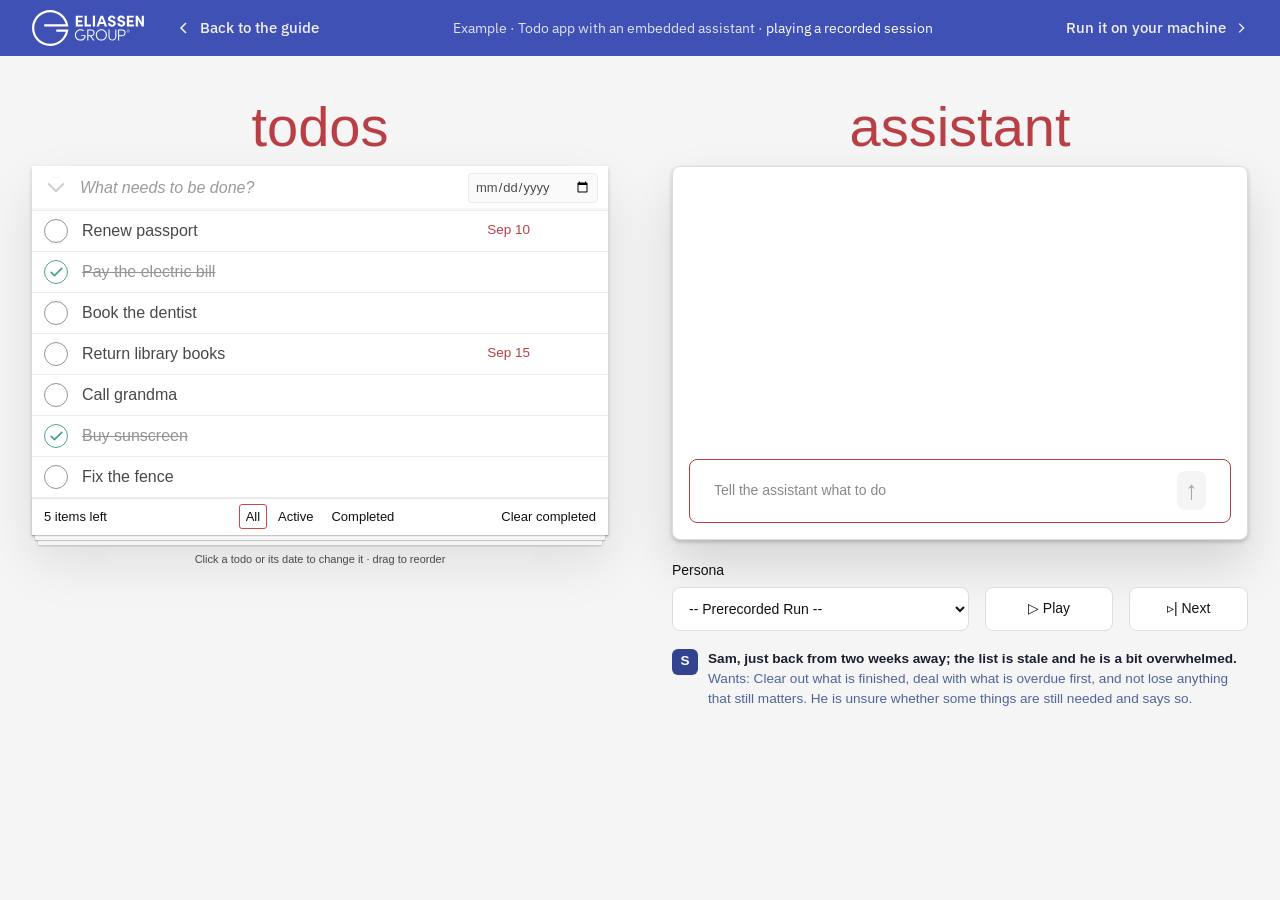
<file: docs/demos/persona-replay.html>
<!doctype html>
<html lang="en"><head><meta charset="utf-8"><meta name="viewport" content="width=device-width, initial-scale=1"><title>Todos</title>
<style>
*{box-sizing:border-box}body{margin:0;background:#f5f5f5;color:#111;font:16px/1.5 "Source Sans 3","Source Sans Pro",Arial,sans-serif}main{max-width:1300px;margin:auto;padding:44px 32px}a{color:#b83f45}.stage{display:grid;grid-template-columns:1fr 1fr;gap:64px}h1{margin:0 0 8px;text-align:center;font:200 56px/1.1 "Helvetica Neue",Helvetica,Arial,sans-serif;color:#b83f45}.panel{padding:16px;background:#fff;border:1px solid #ddd;border-radius:8px;box-shadow:0 2px 4px #0003,0 25px 50px #0002}.chat{overflow-anchor:none;height:260px;overflow:auto;scrollbar-width:thin}.message{display:flex;gap:10px;padding:6px 10px;margin-bottom:16px;font-size:14.4px;line-height:1.45}.message.sam{background:#f7f7f9;border-radius:8px}.message p{margin:0 0 14px}.message p:last-child{margin:0}.avatar{width:26px;height:26px;flex-shrink:0;display:grid;place-items:center;border-radius:6px;background:#33438f;color:white;font-weight:600}.assistant .avatar{background:#ffad33}.message-text{white-space:pre-wrap;min-width:0;overflow-wrap:anywhere}.composer{height:64px;margin-top:16px;padding:16px 24px;border:1px solid #b83f45;border-radius:8px;color:#888;font-size:14px;display:flex;align-items:center;justify-content:space-between}.send{background:#f5f5f5;border-radius:8px;padding:0 8px;color:#aaa;font-size:26px}.controls{display:grid;grid-template-columns:3fr 1.3fr 1.2fr;gap:16px;align-items:end;margin-top:20px}.controls label{display:block;font-size:14px;margin-bottom:6px}button,select{font:inherit;font-size:14px;color:#111;border:1px solid #ddd;background:#fff;border-radius:8px;height:44px;padding:0 12px;width:100%;cursor:pointer}button:hover{border-color:#b83f45;color:#b83f45}button:focus-visible,select:focus-visible,a:focus-visible{outline:2px solid #b83f45;outline-offset:2px}button:disabled{opacity:.5;cursor:default}.persona-card{display:flex;gap:10px;margin-top:18px;font-size:13.6px;line-height:1.5;color:#4f6599}.persona-card b{color:#1b1e32}.links{display:flex;gap:16px;margin-top:28px;font-size:13px}.links button{width:auto;height:auto;border:0;padding:0;background:none;color:#b83f45;text-decoration:underline}#event{font-size:13px;color:#666;margin:8px 0 0;min-height:20px}#error{color:#b83f45} [hidden]{display:none!important}@media(max-width:760px){main{padding:24px 16px}.stage{grid-template-columns:1fr;gap:32px}}

.guide-bar{--guide-bg:#4051b5;--guide-text:#f0f0f0;--guide-text-hover:#ffffff;--guide-muted:#ffffffd9;--guide-emphasis:#ffffff;--guide-border:#ffffff80;--guide-border-hover:#ffffff;--guide-focus:#e6b573;--guide-font:'IBM Plex Sans',system-ui,sans-serif;--guide-h:56px;--guide-pad-x:32px;display:flex;align-items:center;justify-content:space-between;gap:16px;height:var(--guide-h);padding:0 var(--guide-pad-x);background:var(--guide-bg);font-family:var(--guide-font)}
.guide-bar a{display:inline-flex;align-items:center;gap:8px;color:var(--guide-text);text-decoration:none;white-space:nowrap;font-size:15px;font-weight:500;min-height:44px}.guide-bar a:hover{color:var(--guide-text-hover)}.guide-bar p{margin:0;color:var(--guide-muted);font-size:14px;white-space:nowrap}.guide-bar p span{color:var(--guide-emphasis)}.guide-bar .guide-run{min-height:44px;padding:0;font-size:15px}.guide-bar .guide-run:hover{color:var(--guide-text-hover)}.guide-bar a:focus-visible{outline:2px solid var(--guide-focus);outline-offset:2px;border-radius:4px}.guide-bar .short{display:none}.guide-bar:not([hidden])+main{padding-top:40px}
.guide-left{display:flex;align-items:center;gap:32px}.guide-logo{width:112px;height:auto;flex-shrink:0}
@media(max-width:1250px){.guide-bar .long-label{display:none}.guide-bar .short-label{display:block}}
@media(max-width:759px){.guide-bar{--guide-pad-x:16px;gap:8px}.guide-logo{width:80px}.guide-left{gap:16px}.guide-bar .back-long{display:none}.guide-bar .back-short{display:inline}.guide-bar p,.guide-bar .short-label{display:none}.guide-bar .run-long{display:none}.guide-bar .run-short{display:inline}}
@media(max-width:399px){.guide-bar{--guide-pad-x:16px;gap:8px}.guide-logo{width:80px}.guide-left{gap:16px}.guide-bar .back-long{display:none}.guide-bar .back-short{display:inline}}
</style></head><body data-guide-mode="true"><nav class="guide-bar" aria-label="Guide" hidden>
<div class="guide-left"><img class="guide-logo" src="../images/eliassen-primary-white.svg" alt="Eliassen Group"><a class="guide-back" href="../index.html#introduction"><svg width="16" height="16" viewBox="0 0 16 16" fill="none" stroke="currentColor" stroke-width="1.6" aria-hidden="true"><path d="m10 3-5 5 5 5"/></svg><span class="back-long">Back to the guide</span><span class="short back-short">Guide</span></a></div>
<p class="long-label">Example · Todo app with an embedded assistant · <span>playing a recorded session</span></p><p class="short short-label">Recorded session</p>
<div><a class="guide-run" href="../guide/start.html"><span class="run-long">Run it on your machine</span><span class="short run-short">Run locally</span><svg width="14" height="14" viewBox="0 0 16 16" fill="none" stroke="currentColor" stroke-width="1.6" aria-hidden="true"><path d="m6 3 5 5-5 5"/></svg></a></div></nav><main>
<div class="stage"><section id="todo-host" aria-label="Recorded todo list"></section>
<section aria-label="Recorded conversation"><h1>assistant</h1><div class="panel"><div class="chat" id="chat"><small>Ask it to add, date, finish or reorder todos.</small></div><div class="composer" aria-disabled="true"><span>Tell the assistant what to do</span><span class="send" aria-hidden="true">↑</span></div></div>
<div class="controls"><div><label for="persona-picker">Persona</label><select id="persona-picker"><option>-- Prerecorded Run --</option></select></div><button id="play">▷ &nbsp; Play</button><button id="next">▹| &nbsp; Next</button></div>
<div class="persona-card"><span class="avatar">S</span><div id="persona"></div></div><p id="event" role="status" aria-live="polite"></p><p id="error" role="alert" hidden></p>
</section></div>

</main><script type="module" src="persona-replay.js?v=20261017-controls"></script><script src="../javascripts/demo-return.js?v=1"></script></body></html>
</file>
